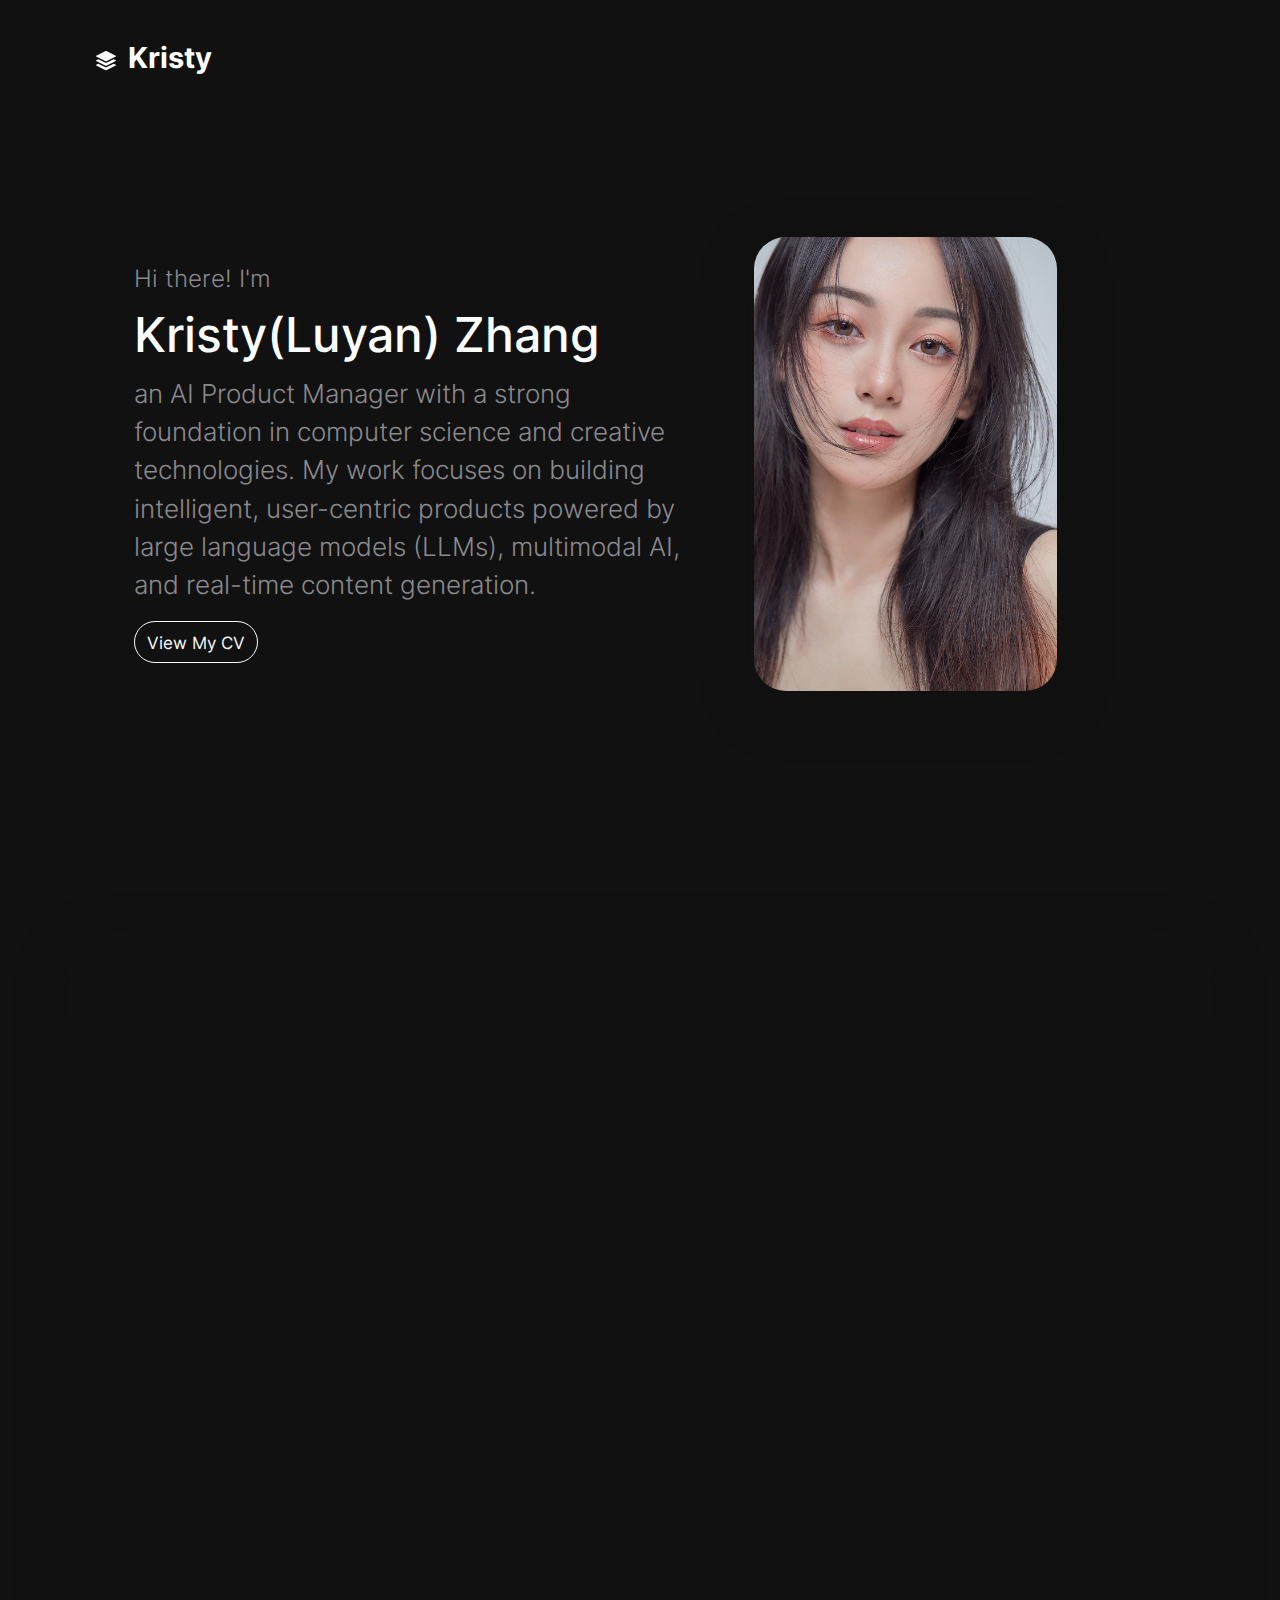
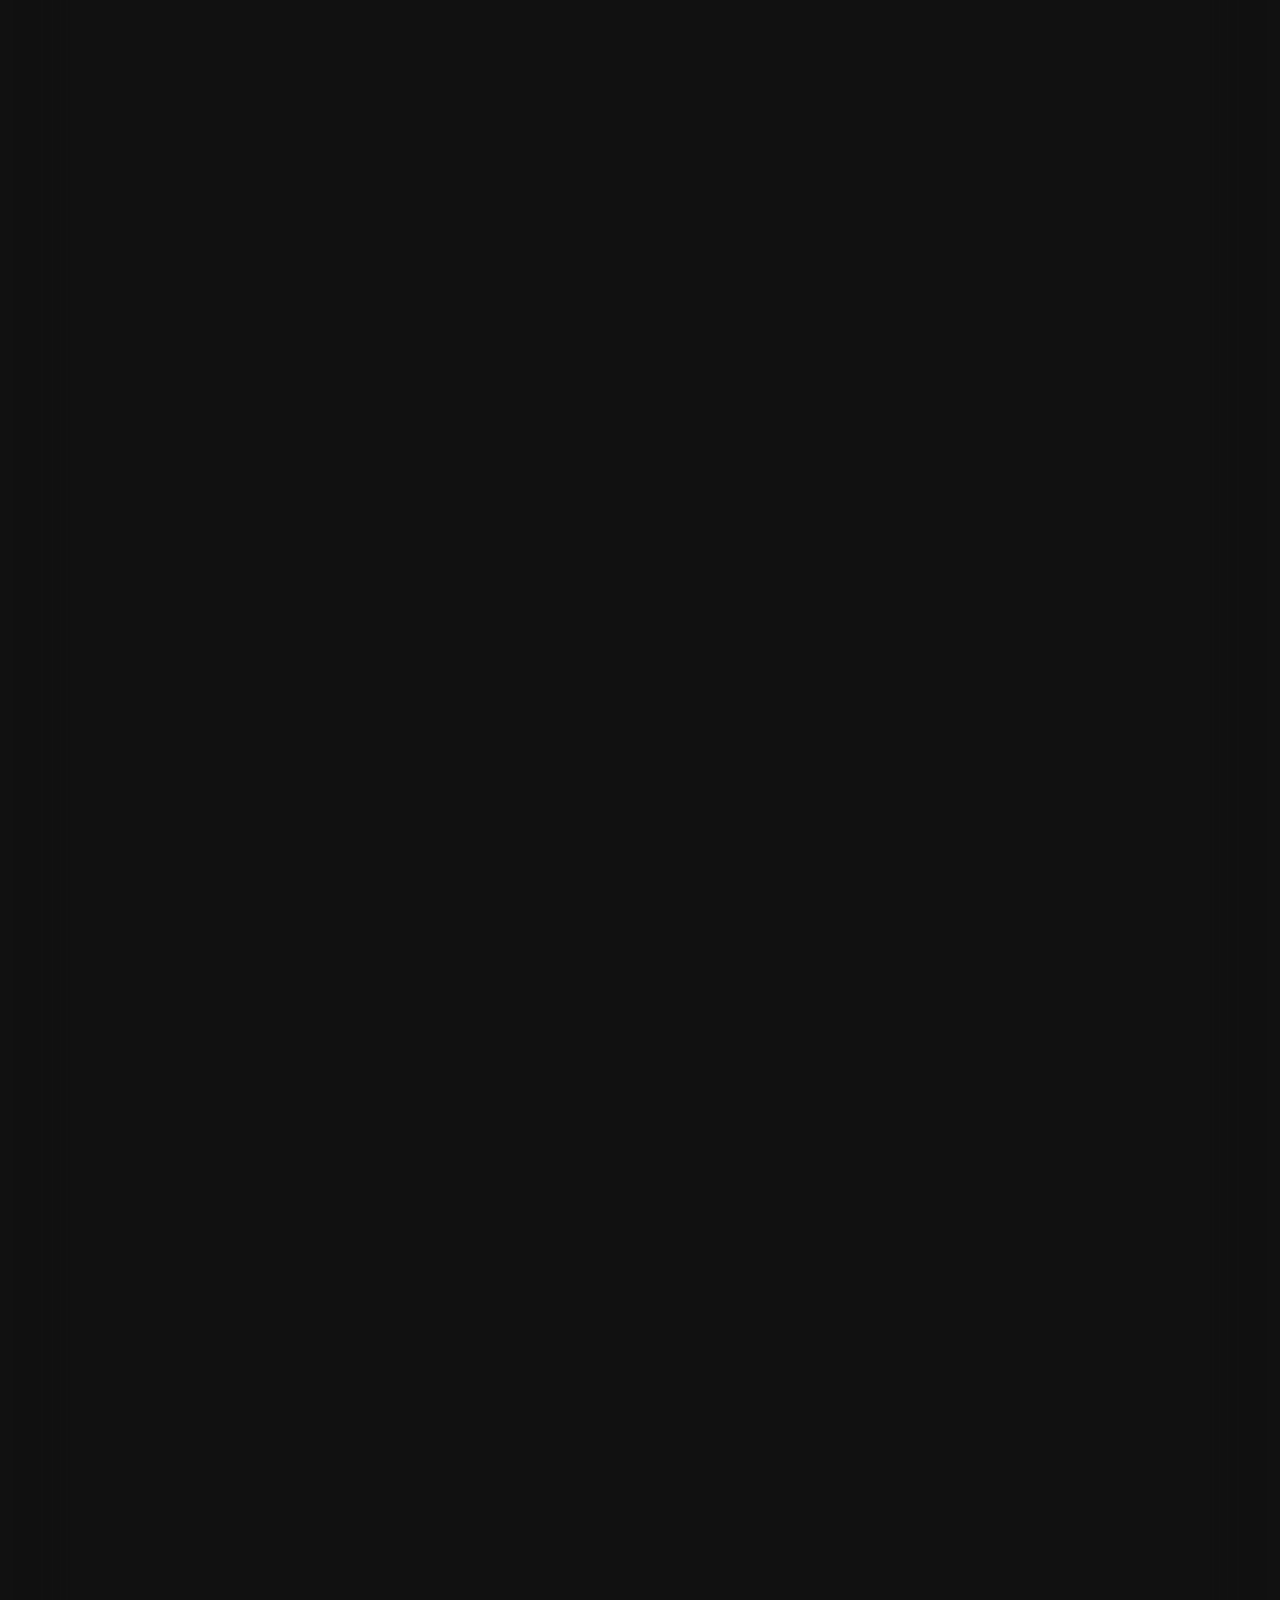
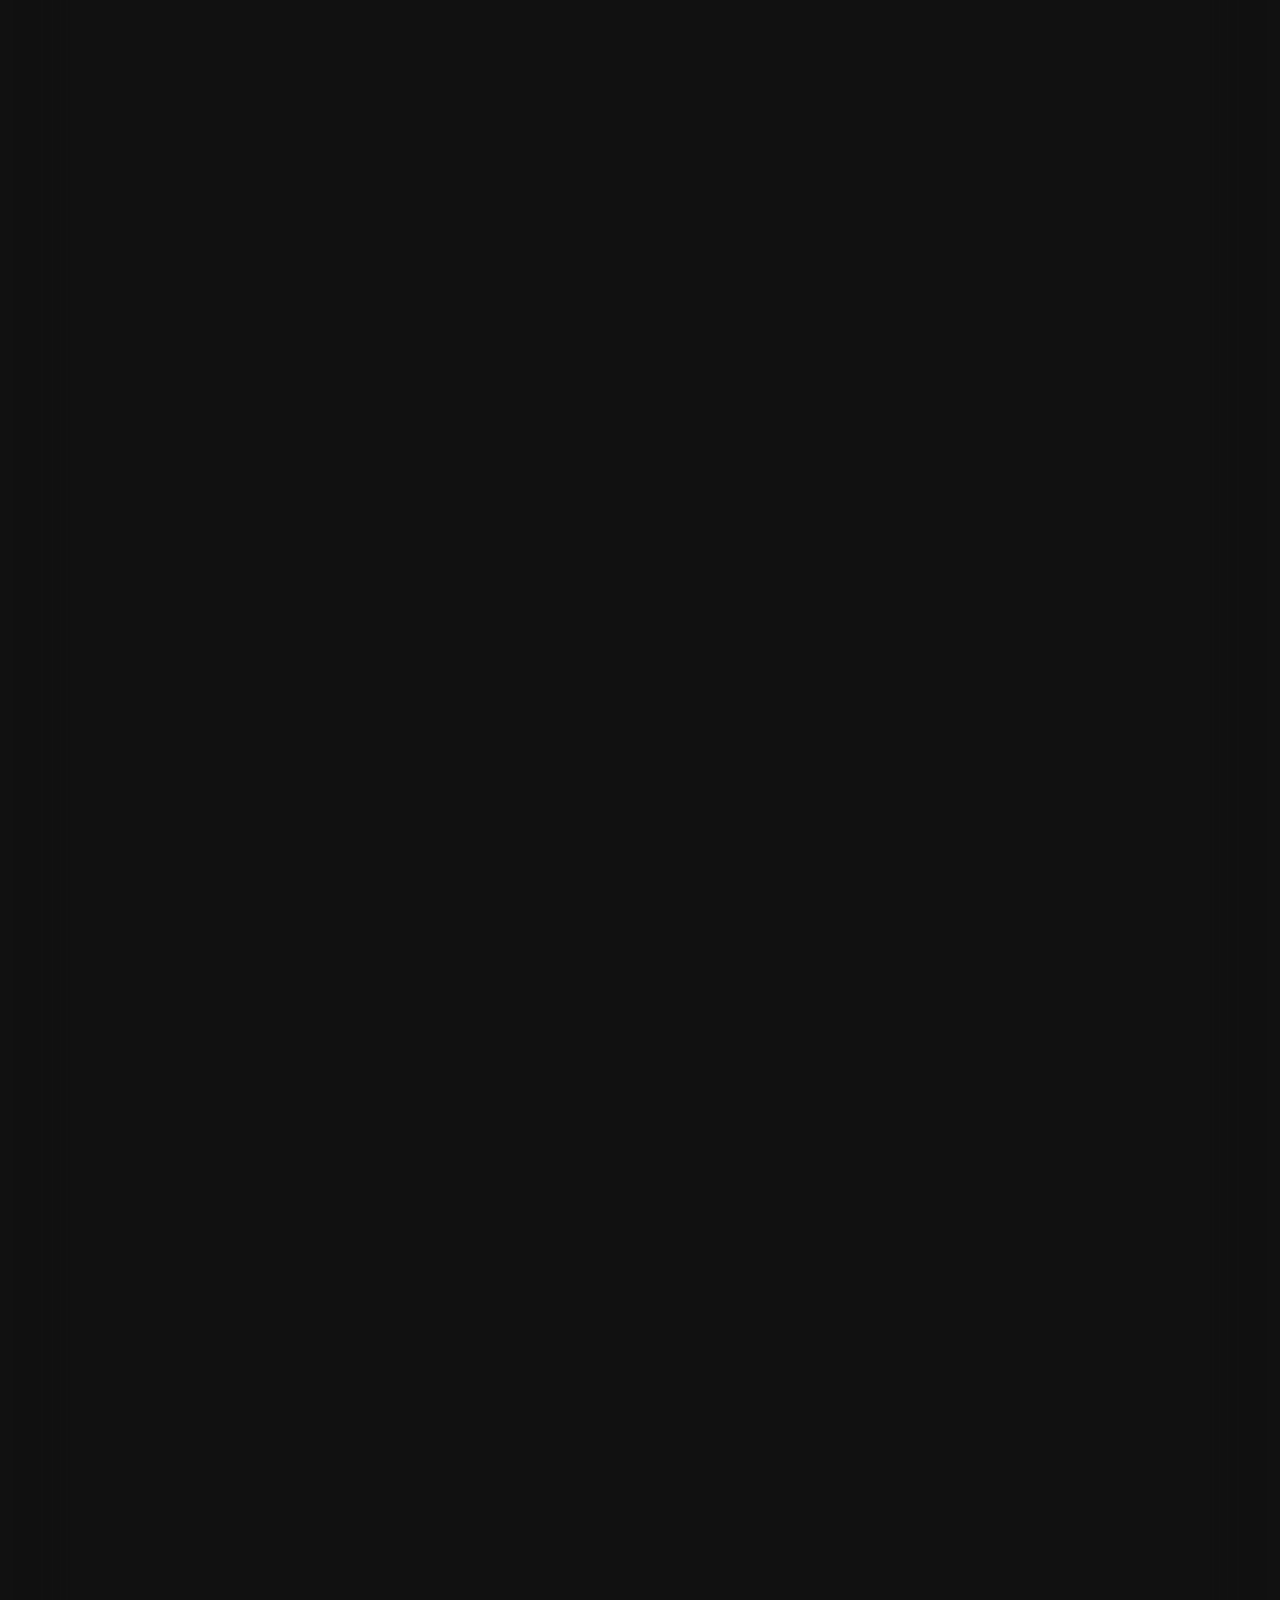
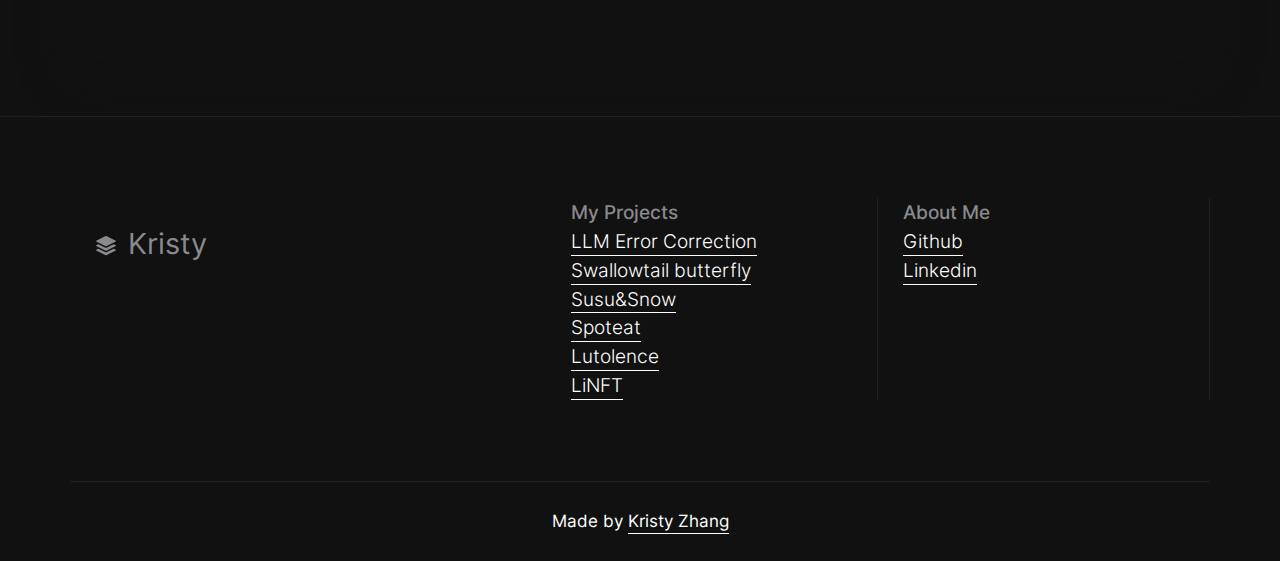
<file: index.html>
<!doctype html>
<html class="h-100" lang="en">

<head>
  <meta charset="utf-8">
  <meta name="viewport" content="width=device-width,initial-scale=1,shrink-to-fit=no">
  <meta name="description" content="Personal Website of Kristy Zhang">
  <link rel="apple-touch-icon" sizes="180x180" href="img/apple-touch-icon.png">
  <link rel="icon" type="image/png" sizes="32x32" href="img/favicon-32x32.png">
  <link rel="icon" type="image/png" sizes="16x16" href="img/favicon-16x16.png">
  <link rel="icon" type="image/png" sizes="96x96" href="img/favicon.png">
  <meta name="author" content="Holger Koenemann">
  <meta name="generator" content="Eleventy v2.0.0">
  <meta name="HandheldFriendly" content="true">
  <title>Kristy Zhang - Portfolio</title>
  <link rel="stylesheet" href="css/theme.min.css">

  <style>
    /* inter-300 - latin */
    @font-face {
      font-family: 'Inter';
      font-style: normal;
      font-weight: 300;
      font-display: swap;
      src: local(''),
        url('fonts/inter-v12-latin-300.woff2') format('woff2'),
        /* Chrome 26+, Opera 23+, Firefox 39+ */
        url('fonts/inter-v12-latin-300.woff') format('woff');
      /* Chrome 6+, Firefox 3.6+, IE 9+, Safari 5.1+ */
    }

    /* inter-400 - latin */
    @font-face {
      font-family: 'Inter';
      font-style: normal;
      font-weight: 400;
      font-display: swap;
      src: local(''),
        url('fonts/inter-v12-latin-regular.woff2') format('woff2'),
        /* Chrome 26+, Opera 23+, Firefox 39+ */
        url('fonts/inter-v12-latin-regular.woff') format('woff');
      /* Chrome 6+, Firefox 3.6+, IE 9+, Safari 5.1+ */
    }

    @font-face {
      font-family: 'Inter';
      font-style: normal;
      font-weight: 500;
      font-display: swap;
      src: local(''),
        url('fonts/inter-v12-latin-500.woff2') format('woff2'),
        /* Chrome 26+, Opera 23+, Firefox 39+ */
        url('fonts/inter-v12-latin-500.woff') format('woff');
      /* Chrome 6+, Firefox 3.6+, IE 9+, Safari 5.1+ */
    }

    @font-face {
      font-family: 'Inter';
      font-style: normal;
      font-weight: 700;
      font-display: swap;
      src: local(''),
        url('fonts/inter-v12-latin-700.woff2') format('woff2'),
        /* Chrome 26+, Opera 23+, Firefox 39+ */
        url('fonts/inter-v12-latin-700.woff') format('woff');
      /* Chrome 6+, Firefox 3.6+, IE 9+, Safari 5.1+ */
    }
  </style>


</head>

<body class="bg-black text-white mt-0" data-bs-spy="scroll" data-bs-target="#navScroll">

  <nav id="navScroll" class="navbar navbar-dark bg-black fixed-top px-vw-5" tabindex="0">
    <div class="container">
      <a class="navbar-brand pe-md-4 fs-4 col-12 col-md-auto text-center" href="index.html">
        <svg xmlns="http://www.w3.org/2000/svg" width="20" height="20" fill="currentColor" class="bi bi-stack" viewBox="0 0 16 16">
          <path
            d="m14.12 10.163 1.715.858c.22.11.22.424 0 .534L8.267 15.34a.598.598 0 0 1-.534 0L.165 11.555a.299.299 0 0 1 0-.534l1.716-.858 5.317 2.659c.505.252 1.1.252 1.604 0l5.317-2.66zM7.733.063a.598.598 0 0 1 .534 0l7.568 3.784a.3.3 0 0 1 0 .535L8.267 8.165a.598.598 0 0 1-.534 0L.165 4.382a.299.299 0 0 1 0-.535L7.733.063z" />
          <path d="m14.12 6.576 1.715.858c.22.11.22.424 0 .534l-7.568 3.784a.598.598 0 0 1-.534 0L.165 7.968a.299.299 0 0 1 0-.534l1.716-.858 5.317 2.659c.505.252 1.1.252 1.604 0l5.317-2.659z" />
        </svg>
        <span class="ms-md-1 mt-1 fw-bolder me-md-5">Kristy</span>
      </a>

      <!--    <ul class="navbar-nav mx-auto mb-2 mb-lg-0 list-group list-group-horizontal">
      <li class="nav-item">
  <a class="nav-link fs-5" href="index.html" aria-label="Homepage">
    Home
  </a>
</li>
<li class="nav-item">
  <a class="nav-link fs-5" href="content.html" aria-label="A sample content page">
    Content
  </a>
</li>
<li class="nav-item">
  <a class="nav-link fs-5" href="system.html" aria-label="A system message page">
    System
  </a>
</li>

    </ul>
  -->

    </div>
  </nav>

  <main>
    <div class="w-100 overflow-hidden position-relative bg-black text-white" data-aos="fade">
      <div class="position-absolute w-100 h-100 bg-black opacity-75 top-0 start-0"></div>
      <div class="container py-vh-4 position-relative mt-5 px-vw-5  ">
        <div class="row d-flex align-items-center  py-vh-5">
          <div class="  col-lg-7">
            <span class="h5 text-secondary fw-lighter">Hi there! I'm</span>
            <h1 class="display-2 mt-3 mb-3 lh-1">Kristy(Luyan) Zhang</h1>

            <div class="col-12  col-lg-12">
              <p class="lead text-secondary">
                an AI Product Manager with a strong foundation in computer science and creative technologies. My work focuses on building intelligent, user-centric products powered by large language models (LLMs), multimodal AI, and real-time content generation.
              </p>
              <a href="Kristy(Luyan) Zhang AI Product Manager Resume.pdf" aria-label="Download my cv" class="btn btn-outline-light">
                <small>View My CV</small>
              </a>
            </div>
          </div>


          <div class="  col-lg-4  ">
            <img src="img/pt2.png" width="1116" height="1578" alt="abstract image" class="img-fluid position-relative rounded-5 shadow" data-aos="fade-up" data-aos-duration="2000">
          </div>


        </div>
      </div>

    </div>

    <div class="w-100 position-relative bg-black text-white bg-cover d-flex align-items-center">
      <div class="container-fluid px-vw-5">
        <div class="position-absolute w-100 h-50 bg-dark bottom-0 start-0"></div>
        <div class="row d-flex align-items-center position-relative justify-content-center px-0 g-5">

          <!--   <div class="col-12   col-lg-5">
            <img src="img/pt2.png" width="1116" height="1578" alt="abstract image" class="img-fluid position-relative rounded-5 shadow" data-aos="fade-up" data-aos-duration="2000">
          </div> -->
          <!--  <div class="col-12 col-md-6 col-lg-3">
            <img src="img/webp/abstract9.webp" width="1116" height="848" alt="abstract image" class="img-fluid position-relative rounded-5 shadow" data-aos="fade-up" data-aos-duration="3000">
          </div> -->
        </div>
      </div>
    </div>


    <div class="bg-black py-vh-3">
      <div class="container bg-black px-vw-5 py-vh-3 rounded-5 shadow">
        <div class="p-5 pt-0 mt-5" data-aos="fade">
          <span class="h5 text-secondary fw-lighter">Portfolio</span>
          <h2 class="display-4"> The Selected Projects Of My Previous Work</h2>
        </div>

        <div class="row gx-5">
          <div class="col-12 col-md-6">

            <div class="card bg-transparent" data-aos="zoom-in-up">
              <div class="bg-dark shadow rounded-5 p-0">
                <img src="img/abstract6.jpg" width="582" height="327" alt="abstract image" class="img-fluid rounded-5 no-bottom-radius" loading="lazy">
                <div class="p-5">
                  <h2 class="fw-lighter">LLM Error Correction</h2>
                  <p class="pb-4 text-secondary">
                    A project focused on improving the accuracy and reliability of large language models through advanced error detection and correction techniques. This system helps reduce hallucinations and factual errors in AI-generated content for more trustworthy applications.</p>
    
                  <a href="llm_error_correction.html" class="link-fancy link-fancy-light">Read more</a>
                </div>
              </div>
            </div>
            
            <div class="card bg-transparent mb-5" data-aos="zoom-in-up">
              <div class="bg-dark shadow rounded-5 p-0">
                <img src="img/abstract3.jpg" width="582" height="327" alt="abstract image" class="img-fluid rounded-5 no-bottom-radius" loading="lazy">
                <div class="p-5">
                  <h2 class="fw-lighter">Swallowtail Butterfly</h2>
                  <p class="pb-4 text-secondary">
                    How would you feel if you were a butterfly seeking to live in a desperate world of chaos? Inspired by the Japanese film 'Swallowtail Butterfly' and the game Cyberpunk 2077, I created a VR game that requires users to survive
                    through three artificial crises. It allows people to think about what they truly need in a dissipated world.
                  </p>
                  </br>
                  <a href="sw.html" class="link-fancy link-fancy-light">Read More</a>
                </div>
              </div>
            </div>

            <div class="card bg-transparent mb-5" data-aos="zoom-in-up">
              <div class="bg-dark shadow rounded-5 p-0">
                <img src="img/abstract2.jpg" width="582" height="442" alt="abstract image" class="img-fluid rounded-5 no-bottom-radius" loading="lazy">
                <div class="p-5">
                  <h2 class="fw-lighter">Spoteat</h2>
                  <p class="pb-4 text-secondary">
                    With special restrictions, people have to respect safe distances and avoid gatherings. It becomes difficult when people have to buy and eat food. This app is designed to help people order food safely and find a place to sit and
                    have food while on social distancing.</p>
                  <a href="foodie.html" class="link-fancy link-fancy-light">Read more</a>
                </div>
              </div>
            </div>

            <div class="card bg-transparent" data-aos="zoom-in-up">
              <div class="bg-dark shadow rounded-5 p-0">
                <img src="img/ava_ab.png" width="582" height="442" alt="abstract image" class="img-fluid rounded-5 no-bottom-radius" loading="lazy">
                <div class="p-5">
                  <h2 class="fw-lighter">LiNFT</h2>
                  <p class="pb-4 text-secondary">
                    LiNFT is a diverse and inclusive Web3.0 social networking platform. It embraces commonality while preserves differences among diverse social groups. It’s accessible by artists and creators in the world. It allows communication and
                    trading among artists and players. </p>
                  <a href="ava.html" class="link-fancy link-fancy-light">Read more</a>
                </div>
              </div>
            </div>
          </div>
          <div class="col-12 col-md-6">

            <div class="card bg-transparent mb-5 mt-5" data-aos="zoom-in-up">
              <div class="bg-dark shadow rounded-5 p-0">
                <img src="img/abstract17.jpg" width="582" height="390" alt="abstract image" class="img-fluid rounded-5 no-bottom-radius" loading="lazy">
                <div class="p-5">
                  <h2 class="fw-lighter">Susu & Snow</h2>
                  <p class="pb-4 text-secondary">
                    It's an AR-based app with an interactive picture book to enhance the child's awareness of privacy. It allows users to learn privacy skills while reading a storytelling picture book and exploring more details with AR animations.
                  </p>
                  <a href="su.html" class="link-fancy link-fancy-light">Read more</a>
                </div>
              </div>
            </div>

            <div class="card bg-transparent" data-aos="zoom-in-up">
              <div class="bg-dark shadow rounded-5 p-0">
                <img src="img/abstract4.jpg" width="582" height="327" alt="abstract image" class="img-fluid rounded-5 no-bottom-radius" loading="lazy">
                <div class="p-5">
                  <h2 class="fw-lighter">Lutolence</h2>
                  <p class="pb-4 text-secondary">
                    Lutolence is a sound visualization project that allows users to listen to a demo depicting domestic violence and play with the sound by moving the cursor. It encourages the perpetrators and the survivors of domestic violence to
                    think about how violence can change the color of a face.</p>

                  <a href="lut.html" class="link-fancy link-fancy-light">Read more</a>
                </div>
              </div>
            </div>


          </div>
        </div>

      </div>

    </div>

    <!--
    <div class="bg-black">
      <div class="container px-vw-5 py-vh-5">
        <div class="row d-flex align-items-center">
          <div class="col-12 col-lg-5 text-center text-lg-end" data-aos="zoom-in-right">
            <span class="h5 text-secondary fw-lighter">What we charge</span>
            <h2 class="display-4">You get all our knowledge for one simple price</h2>
          </div>
          <div class="col-12 col-lg-7 bg-dark rounded-5 py-vh-3 text-center my-5" data-aos="zoom-in-up">
            <h2 class="display-huge mb-5">
              <span class="fs-4 me-2 fw-light">$</span><span class="border-bottom border-5">499</span><span class="fs-6 fw-light">/day</span>
            </h2>
            <p class="lead text-secondary">Lorem ipsum dolor sit amet, consectetur adipisicing elit, sed do eiusmod tempor incididunt ut labore et dolore magna aliqua. Ut enim ad minim veniam, quis nostrud exercitation ullamco laboris nisi ut aliquip
              ex ea commodo consequat.</p>
            <a href="#" class="btn btn-xl btn-light">Sign up
              <svg xmlns="http://www.w3.org/2000/svg" width="16" height="16" fill="currentColor" class="bi bi-arrow-right" viewBox="0 0 16 16">
                <path fill-rule="evenodd" d="M1 8a.5.5 0 0 1 .5-.5h11.793l-3.147-3.146a.5.5 0 0 1 .708-.708l4 4a.5.5 0 0 1 0 .708l-4 4a.5.5 0 0 1-.708-.708L13.293 8.5H1.5A.5.5 0 0 1 1 8z" />
              </svg>
            </a>
          </div>
        </div>
      </div>

    </div> -->

    <!-- <div class="container-fluid px-vw-5 position-relative" data-aos="fade">
      <div class="position-absolute w-100 h-50 bg-black top-0 start-0"></div>
      <div class="position-relative py-vh-5 bg-cover bg-center rounded-5" style="background-image: url(img/webp/abstract12.webp)">
        <div class="container bg-black px-vw-5 py-vh-3 rounded-5 shadow">
          <div class="row d-flex align-items-center">

            <div class="col-6 d-flex align-items-center bg-dark shadow rounded-5 p-0" data-aos="zoom-in-up">
              <div class="row d-flex justify-content-center">
                <div class="col-12">
                  <img src="img/webp/person103.webp" width="684" height="457" alt="our CEO with some nice numbers" class="img-fluid rounded-5" loading="lazy">
                </div>
                <div class="col-12 col-lg-10 col-xl-8 text-center my-5">
                  <p class="lead border-bottom pb-4 border-secondary">"Lorem ipsum dolor sit amet, consetetur sadipscing elitr, sed diam nonumy eirmod tempor invidunt ut labore et dolore magna aliquyam erat, sed diam voluptua. At vero eos et accusam
                    et justo duo dolou et ea rebum. Stet clita kasd gubergren, no sea takimata sanctus est Lorem ipsum dolor sit amet."</p>
                  <p class="text-secondary text-center">Jane Doe, CEO</p>
                </div>
              </div>
            </div>
            <div class="col-5 offset-1">
              <span class="h5 text-secondary fw-lighter">The numbers</span>
              <h2 class="display-huge fw-bolder" data-aos="zoom-in-left">+400</h2>
              <p class="h4 fw-lighter text-secondary">
                Lorem ipsum dolor sit amet, consetetur sadipscing elitr.
              </p>

              <h2 class="display-huge fw-bolder border-top border-secondary pt-5 mt-5" data-aos="zoom-in-left">78.981</h2>
              <p class="h4 fw-lighter text-secondary">
                Lorem ipsum dolor sit amet, consetetur sadipscing elitr.
              </p>
              <h2 class="display-huge fw-bolder border-top border-secondary pt-5 mt-5" data-aos="zoom-in-left">98%</h2>
              <p class="h4 fw-lighter text-secondary">
                Lorem ipsum dolor sit amet, consetetur sadipscing elitr.
              </p>
            </div>
          </div>
        </div>

      </div>
    </div> -->

    <!--  <div class="bg-dark py-vh-5">
      <div class="container px-vw-5">
        <div class="row d-flex gx-5 align-items-center">
          <div class="col-12 col-lg-6">
            <div class="rounded-5 bg-black p-5 shadow" data-aos="zoom-in-right">
              <div class="fs-1">
                <svg xmlns="http://www.w3.org/2000/svg" width="16" height="16" fill="currentColor" class="bi bi-star-fill" viewBox="0 0 16 16">
                  <path
                    d="M3.612 15.443c-.386.198-.824-.149-.746-.592l.83-4.73L.173 6.765c-.329-.314-.158-.888.283-.95l4.898-.696L7.538.792c.197-.39.73-.39.927 0l2.184 4.327 4.898.696c.441.062.612.636.282.95l-3.522 3.356.83 4.73c.078.443-.36.79-.746.592L8 13.187l-4.389 2.256z" />
                </svg>


                <svg xmlns="http://www.w3.org/2000/svg" width="16" height="16" fill="currentColor" class="bi bi-star-fill" viewBox="0 0 16 16">
                  <path
                    d="M3.612 15.443c-.386.198-.824-.149-.746-.592l.83-4.73L.173 6.765c-.329-.314-.158-.888.283-.95l4.898-.696L7.538.792c.197-.39.73-.39.927 0l2.184 4.327 4.898.696c.441.062.612.636.282.95l-3.522 3.356.83 4.73c.078.443-.36.79-.746.592L8 13.187l-4.389 2.256z" />
                </svg>


                <svg xmlns="http://www.w3.org/2000/svg" width="16" height="16" fill="currentColor" class="bi bi-star-fill" viewBox="0 0 16 16">
                  <path
                    d="M3.612 15.443c-.386.198-.824-.149-.746-.592l.83-4.73L.173 6.765c-.329-.314-.158-.888.283-.95l4.898-.696L7.538.792c.197-.39.73-.39.927 0l2.184 4.327 4.898.696c.441.062.612.636.282.95l-3.522 3.356.83 4.73c.078.443-.36.79-.746.592L8 13.187l-4.389 2.256z" />
                </svg>


                <svg xmlns="http://www.w3.org/2000/svg" width="16" height="16" fill="currentColor" class="bi bi-star-fill" viewBox="0 0 16 16">
                  <path
                    d="M3.612 15.443c-.386.198-.824-.149-.746-.592l.83-4.73L.173 6.765c-.329-.314-.158-.888.283-.95l4.898-.696L7.538.792c.197-.39.73-.39.927 0l2.184 4.327 4.898.696c.441.062.612.636.282.95l-3.522 3.356.83 4.73c.078.443-.36.79-.746.592L8 13.187l-4.389 2.256z" />
                </svg>


                <svg xmlns="http://www.w3.org/2000/svg" width="16" height="16" fill="currentColor" class="bi bi-star-fill" viewBox="0 0 16 16">
                  <path
                    d="M3.612 15.443c-.386.198-.824-.149-.746-.592l.83-4.73L.173 6.765c-.329-.314-.158-.888.283-.95l4.898-.696L7.538.792c.197-.39.73-.39.927 0l2.184 4.327 4.898.696c.441.062.612.636.282.95l-3.522 3.356.83 4.73c.078.443-.36.79-.746.592L8 13.187l-4.389 2.256z" />
                </svg>


              </div>
              <p class="text-secondary lead">"Lorem ipsum dolor sit amet, consectetur tempor incididunt ut labore et dolore magna aliqua ullamco laboris nisi ut aliquip ex ea commodo consequat."</p>
              <div class="d-flex justify-content-start align-items-center border-top border-secondary pt-3">
                <img src="img/webp/person14.webp" width="96" height="96" class="rounded-circle me-3" alt="a nice person" data-aos="fade" loading="lazy">
                <div>
                  <span class="h6 fw-5">Jane Doemunsky</span><br>
                  <small class="text-secondary">COO, The Boo Corp.</small>
                </div>
              </div>
            </div>
            <div class="rounded-5 bg-black p-5 shadow mt-5" data-aos="zoom-in-right">
              <div class="fs-1">
                <svg xmlns="http://www.w3.org/2000/svg" width="16" height="16" fill="currentColor" class="bi bi-star-fill" viewBox="0 0 16 16">
                  <path
                    d="M3.612 15.443c-.386.198-.824-.149-.746-.592l.83-4.73L.173 6.765c-.329-.314-.158-.888.283-.95l4.898-.696L7.538.792c.197-.39.73-.39.927 0l2.184 4.327 4.898.696c.441.062.612.636.282.95l-3.522 3.356.83 4.73c.078.443-.36.79-.746.592L8 13.187l-4.389 2.256z" />
                </svg>


                <svg xmlns="http://www.w3.org/2000/svg" width="16" height="16" fill="currentColor" class="bi bi-star-fill" viewBox="0 0 16 16">
                  <path
                    d="M3.612 15.443c-.386.198-.824-.149-.746-.592l.83-4.73L.173 6.765c-.329-.314-.158-.888.283-.95l4.898-.696L7.538.792c.197-.39.73-.39.927 0l2.184 4.327 4.898.696c.441.062.612.636.282.95l-3.522 3.356.83 4.73c.078.443-.36.79-.746.592L8 13.187l-4.389 2.256z" />
                </svg>


                <svg xmlns="http://www.w3.org/2000/svg" width="16" height="16" fill="currentColor" class="bi bi-star-fill" viewBox="0 0 16 16">
                  <path
                    d="M3.612 15.443c-.386.198-.824-.149-.746-.592l.83-4.73L.173 6.765c-.329-.314-.158-.888.283-.95l4.898-.696L7.538.792c.197-.39.73-.39.927 0l2.184 4.327 4.898.696c.441.062.612.636.282.95l-3.522 3.356.83 4.73c.078.443-.36.79-.746.592L8 13.187l-4.389 2.256z" />
                </svg>


                <svg xmlns="http://www.w3.org/2000/svg" width="16" height="16" fill="currentColor" class="bi bi-star-fill" viewBox="0 0 16 16">
                  <path
                    d="M3.612 15.443c-.386.198-.824-.149-.746-.592l.83-4.73L.173 6.765c-.329-.314-.158-.888.283-.95l4.898-.696L7.538.792c.197-.39.73-.39.927 0l2.184 4.327 4.898.696c.441.062.612.636.282.95l-3.522 3.356.83 4.73c.078.443-.36.79-.746.592L8 13.187l-4.389 2.256z" />
                </svg>


                <svg xmlns="http://www.w3.org/2000/svg" width="16" height="16" fill="currentColor" class="bi bi-star-half" viewBox="0 0 16 16">
                  <path
                    d="M5.354 5.119 7.538.792A.516.516 0 0 1 8 .5c.183 0 .366.097.465.292l2.184 4.327 4.898.696A.537.537 0 0 1 16 6.32a.548.548 0 0 1-.17.445l-3.523 3.356.83 4.73c.078.443-.36.79-.746.592L8 13.187l-4.389 2.256a.52.52 0 0 1-.146.05c-.342.06-.668-.254-.6-.642l.83-4.73L.173 6.765a.55.55 0 0 1-.172-.403.58.58 0 0 1 .085-.302.513.513 0 0 1 .37-.245l4.898-.696zM8 12.027a.5.5 0 0 1 .232.056l3.686 1.894-.694-3.957a.565.565 0 0 1 .162-.505l2.907-2.77-4.052-.576a.525.525 0 0 1-.393-.288L8.001 2.223 8 2.226v9.8z" />
                </svg>

              </div>
              <p class="text-secondary lead">"Lorem ipsum dolor sit amet, consectetur tempor incididunt ut labore et dolore magna aliqua. Ut enim ad minim veniam. quis nostrud exercitation ullamco laboris nisi ut aliquip ex ea commodo consequat."</p>
              <div class="d-flex justify-content-start align-items-center border-top border-secondary pt-3">
                <img src="img/webp/person13.webp" width="96" height="96" class="rounded-circle me-3" alt="a nice person" data-aos="fade" loading="lazy">
                <div>
                  <span class="h6 fw-5">Jane Doemunsky</span><br>
                  <small class="text-secondary">COO, The Boo Corp.</small>
                </div>
              </div>
            </div>

          </div>
          <div class="col-12 col-lg-6">
            <div class="p-5 pt-0" data-aos="fade">
              <span class="h5 text-secondary fw-lighter">What others have to say</span>
              <h2 class="display-4">Invidunt ut labore et dolore magna aliquyam erat.</h2>
            </div>
            <div class="rounded-5 bg-black p-5 shadow mt-5 gradient" data-aos="zoom-in-left">
              <div class="fs-1">
                <svg xmlns="http://www.w3.org/2000/svg" width="16" height="16" fill="currentColor" class="bi bi-star-fill" viewBox="0 0 16 16">
                  <path
                    d="M3.612 15.443c-.386.198-.824-.149-.746-.592l.83-4.73L.173 6.765c-.329-.314-.158-.888.283-.95l4.898-.696L7.538.792c.197-.39.73-.39.927 0l2.184 4.327 4.898.696c.441.062.612.636.282.95l-3.522 3.356.83 4.73c.078.443-.36.79-.746.592L8 13.187l-4.389 2.256z" />
                </svg>


                <svg xmlns="http://www.w3.org/2000/svg" width="16" height="16" fill="currentColor" class="bi bi-star-fill" viewBox="0 0 16 16">
                  <path
                    d="M3.612 15.443c-.386.198-.824-.149-.746-.592l.83-4.73L.173 6.765c-.329-.314-.158-.888.283-.95l4.898-.696L7.538.792c.197-.39.73-.39.927 0l2.184 4.327 4.898.696c.441.062.612.636.282.95l-3.522 3.356.83 4.73c.078.443-.36.79-.746.592L8 13.187l-4.389 2.256z" />
                </svg>


                <svg xmlns="http://www.w3.org/2000/svg" width="16" height="16" fill="currentColor" class="bi bi-star-fill" viewBox="0 0 16 16">
                  <path
                    d="M3.612 15.443c-.386.198-.824-.149-.746-.592l.83-4.73L.173 6.765c-.329-.314-.158-.888.283-.95l4.898-.696L7.538.792c.197-.39.73-.39.927 0l2.184 4.327 4.898.696c.441.062.612.636.282.95l-3.522 3.356.83 4.73c.078.443-.36.79-.746.592L8 13.187l-4.389 2.256z" />
                </svg>


                <svg xmlns="http://www.w3.org/2000/svg" width="16" height="16" fill="currentColor" class="bi bi-star-fill" viewBox="0 0 16 16">
                  <path
                    d="M3.612 15.443c-.386.198-.824-.149-.746-.592l.83-4.73L.173 6.765c-.329-.314-.158-.888.283-.95l4.898-.696L7.538.792c.197-.39.73-.39.927 0l2.184 4.327 4.898.696c.441.062.612.636.282.95l-3.522 3.356.83 4.73c.078.443-.36.79-.746.592L8 13.187l-4.389 2.256z" />
                </svg>


                <svg xmlns="http://www.w3.org/2000/svg" width="16" height="16" fill="currentColor" class="bi bi-star-fill" viewBox="0 0 16 16">
                  <path
                    d="M3.612 15.443c-.386.198-.824-.149-.746-.592l.83-4.73L.173 6.765c-.329-.314-.158-.888.283-.95l4.898-.696L7.538.792c.197-.39.73-.39.927 0l2.184 4.327 4.898.696c.441.062.612.636.282.95l-3.522 3.356.83 4.73c.078.443-.36.79-.746.592L8 13.187l-4.389 2.256z" />
                </svg>


              </div>
              <p class="lead">"Consectetur adipisicing elit, sed do eiusmod tempor incididunt ut labore et dolore magna aliqua. Ut enim ad minim veniam, quis nostrud exercitation ullamco laboris nisi ut aliquip ex ea commodo consequat."</p>
              <div class="d-flex justify-content-start align-items-center border-top pt-3">
                <img src="img/webp/person16.webp" width="96" height="96" class="rounded-circle me-3" alt="a nice person" data-aos="fade" loading="lazy">
                <div>
                  <span class="h6 fw-5">Jane Doemunsky</span><br>
                  <small>COO, The Boo Corp.</small>
                </div>
              </div>
            </div>
          </div>
        </div>
      </div>

    </div>-->

  </main>

  <footer class="bg-black border-top border-dark">
    <div class="container py-vh-4 text-secondary fw-lighter">
      <div class="row">
        <div class="col-12 col-lg-5 py-4 text-center text-lg-start">
          <a class="navbar-brand pe-md-4 fs-4 col-12 col-md-auto text-center" href="index.html">
            <svg xmlns="http://www.w3.org/2000/svg" width="20" height="20" fill="currentColor" class="bi bi-stack" viewBox="0 0 16 16">
              <path
                d="m14.12 10.163 1.715.858c.22.11.22.424 0 .534L8.267 15.34a.598.598 0 0 1-.534 0L.165 11.555a.299.299 0 0 1 0-.534l1.716-.858 5.317 2.659c.505.252 1.1.252 1.604 0l5.317-2.66zM7.733.063a.598.598 0 0 1 .534 0l7.568 3.784a.3.3 0 0 1 0 .535L8.267 8.165a.598.598 0 0 1-.534 0L.165 4.382a.299.299 0 0 1 0-.535L7.733.063z" />
              <path d="m14.12 6.576 1.715.858c.22.11.22.424 0 .534l-7.568 3.784a.598.598 0 0 1-.534 0L.165 7.968a.299.299 0 0 1 0-.534l1.716-.858 5.317 2.659c.505.252 1.1.252 1.604 0l5.317-2.659z" />
            </svg>
            <span class="ms-md-1 mt-1 fw-bolder me-md-5">Kristy</span>
          </a>

        </div>
        <div class="col border-end border-dark">
          <span class="h6">My Projects</span>
          <ul class="nav flex-column">
            <li class="nav-item">
              <a href="llm_error_correction.html" class="link-fancy link-fancy-light">LLM Error Correction</a>
            </li>
            <li class="nav-item">
              <a href="sw.html" class="link-fancy link-fancy-light">Swallowtail butterfly</a>
            </li>
            <li class="nav-item">
              <a href="su.html" class="link-fancy link-fancy-light">Susu&Snow</a>
            </li>

            <li class="nav-item">
              <a href="foodie.html" class="link-fancy link-fancy-light">Spoteat</a>
            </li>
            <li class="nav-item">
              <a href="lut.html" class="link-fancy link-fancy-light">Lutolence</a>
            </li>
            <li class="nav-item">
              <a href="ava.html" class="link-fancy link-fancy-light">LiNFT</a>
            </li>
          </ul>
        </div>
        <div class="col border-end border-dark">
          <span class="h6">About Me</span>
          <ul class="nav flex-column">


            <li class="nav-item">
              <a href="https://github.com/KristyZhang-Luyan" class="link-fancy link-fancy-light">Github</a>
            </li>
            <li class="nav-item">
              <a href="http://linkedin.com/in/kristy-zhang-485b36301" class="link-fancy link-fancy-light">Linkedin</a>
            </li>

          </ul>
        </div>

      </div>
    </div>

    <div class="container text-center small py-vh-2 border-top border-dark">Made by
      <a href="index.html" class="link-fancy link-fancy-light" target="_blank">Kristy Zhang</a>
    </div>
  </footer>








  <script src="js/bootstrap.bundle.min.js"></script>
  <script src="js/aos.js"></script>
  <script>
    AOS.init({
      duration: 800, // values from 0 to 3000, with step 50ms
    });
  </script>
  <script>
    let scrollpos = window.scrollY
    const header = document.querySelector(".navbar")
    const header_height = header.offsetHeight

    const add_class_on_scroll = () => header.classList.add("scrolled", "shadow-sm")
    const remove_class_on_scroll = () => header.classList.remove("scrolled", "shadow-sm")

    window.addEventListener('scroll', function() {
      scrollpos = window.scrollY;

      if (scrollpos >= header_height) {
        add_class_on_scroll()
      } else {
        remove_class_on_scroll()
      }

      console.log(scrollpos)
    })
  </script>

</body>

</html>
</file>
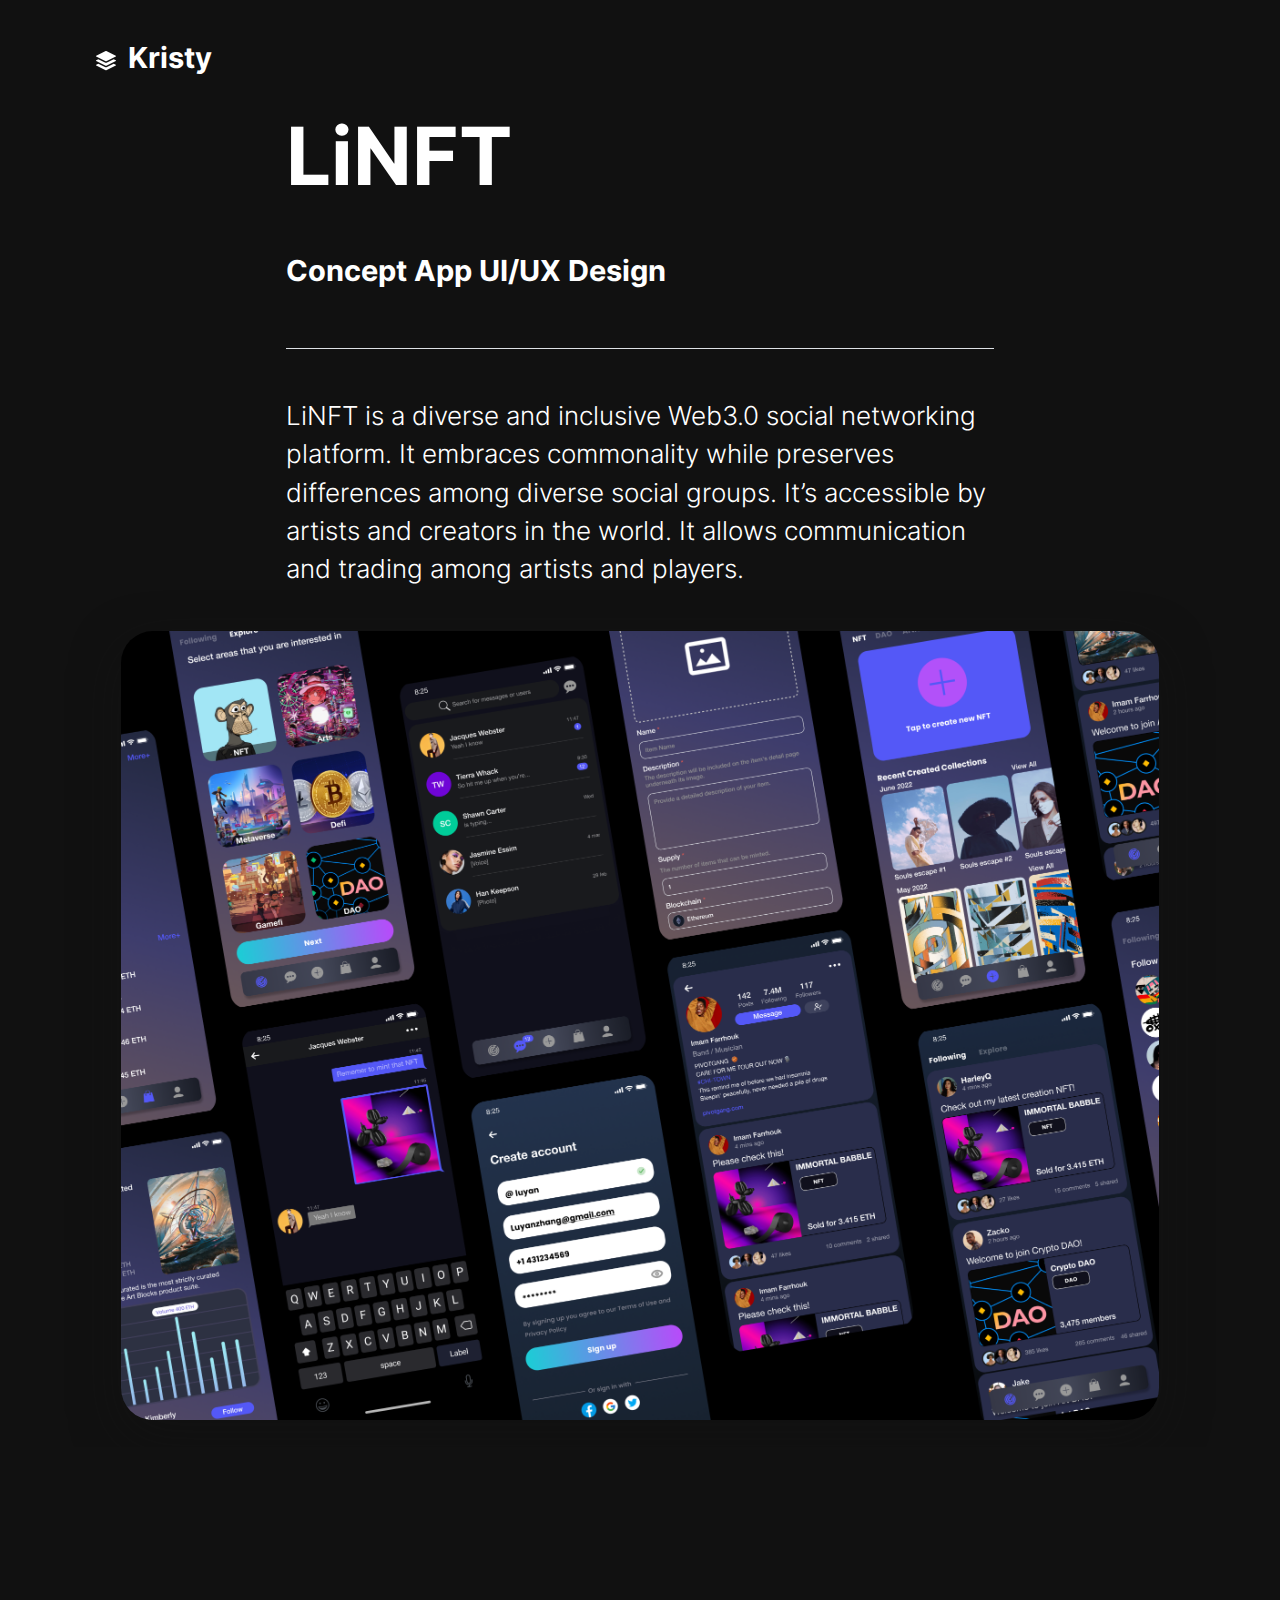
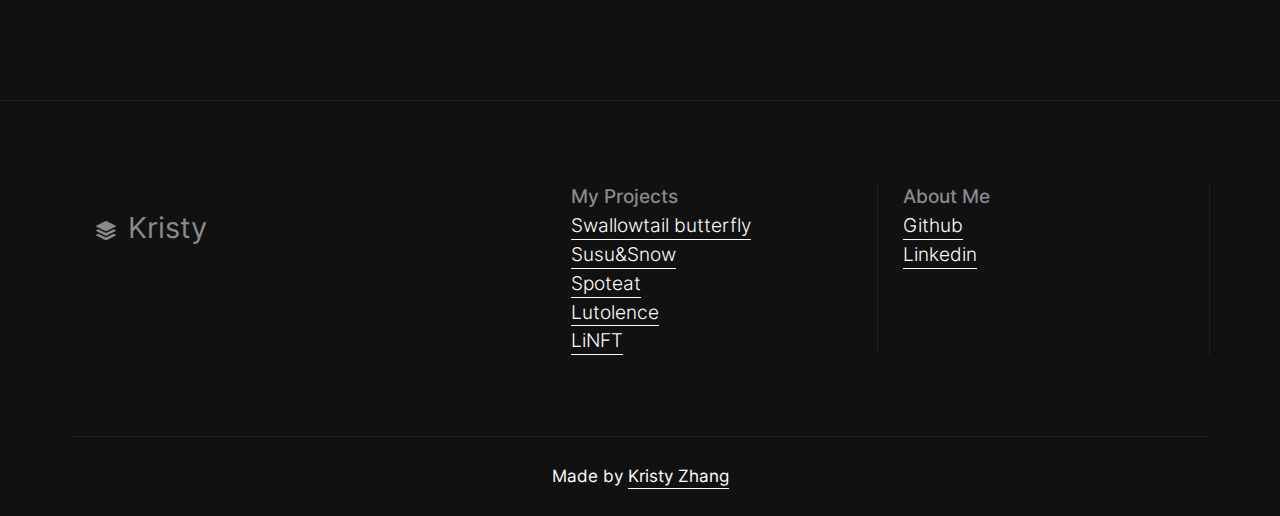
<file: ava.html>
<!doctype html>
<html class="h-100" lang="en">

<head>
  <meta charset="utf-8">
  <meta name="viewport" content="width=device-width,initial-scale=1,shrink-to-fit=no">
  <meta name="description" content="Personal Website of Kristy Zhang">
  <link rel="apple-touch-icon" sizes="180x180" href="img/apple-touch-icon.png">
  <link rel="icon" type="image/png" sizes="32x32" href="img/favicon-32x32.png">
  <link rel="icon" type="image/png" sizes="16x16" href="img/favicon-16x16.png">
  <link rel="icon" type="image/png" sizes="96x96" href="img/favicon.png">
  <meta name="author" content="Holger Koenemann">
  <meta name="generator" content="Eleventy v2.0.0">
  <meta name="HandheldFriendly" content="true">
  <title> LiNFT - Projects</title>
  <link rel="stylesheet" href="css/theme.min.css">

  <style>
    /* inter-300 - latin */
    @font-face {
      font-family: 'Inter';
      font-style: normal;
      font-weight: 300;
      font-display: swap;
      src: local(''),
        url('fonts/inter-v12-latin-300.woff2') format('woff2'),
        /* Chrome 26+, Opera 23+, Firefox 39+ */
        url('fonts/inter-v12-latin-300.woff') format('woff');
      /* Chrome 6+, Firefox 3.6+, IE 9+, Safari 5.1+ */
    }

    /* inter-400 - latin */
    @font-face {
      font-family: 'Inter';
      font-style: normal;
      font-weight: 400;
      font-display: swap;
      src: local(''),
        url('fonts/inter-v12-latin-regular.woff2') format('woff2'),
        /* Chrome 26+, Opera 23+, Firefox 39+ */
        url('fonts/inter-v12-latin-regular.woff') format('woff');
      /* Chrome 6+, Firefox 3.6+, IE 9+, Safari 5.1+ */
    }

    @font-face {
      font-family: 'Inter';
      font-style: normal;
      font-weight: 500;
      font-display: swap;
      src: local(''),
        url('fonts/inter-v12-latin-500.woff2') format('woff2'),
        /* Chrome 26+, Opera 23+, Firefox 39+ */
        url('fonts/inter-v12-latin-500.woff') format('woff');
      /* Chrome 6+, Firefox 3.6+, IE 9+, Safari 5.1+ */
    }

    @font-face {
      font-family: 'Inter';
      font-style: normal;
      font-weight: 700;
      font-display: swap;
      src: local(''),
        url('fonts/inter-v12-latin-700.woff2') format('woff2'),
        /* Chrome 26+, Opera 23+, Firefox 39+ */
        url('fonts/inter-v12-latin-700.woff') format('woff');
      /* Chrome 6+, Firefox 3.6+, IE 9+, Safari 5.1+ */
    }
  </style>


</head>

<body class="bg-black text-white mt-0" data-bs-spy="scroll" data-bs-target="#navScroll">

  <nav id="navScroll" class="navbar navbar-dark bg-black fixed-top px-vw-5" tabindex="0">
    <div class="container">
      <a class="navbar-brand pe-md-4 fs-4 col-12 col-md-auto text-center" href="index.html">
        <svg xmlns="http://www.w3.org/2000/svg" width="20" height="20" fill="currentColor" class="bi bi-stack" viewBox="0 0 16 16">
          <path
            d="m14.12 10.163 1.715.858c.22.11.22.424 0 .534L8.267 15.34a.598.598 0 0 1-.534 0L.165 11.555a.299.299 0 0 1 0-.534l1.716-.858 5.317 2.659c.505.252 1.1.252 1.604 0l5.317-2.66zM7.733.063a.598.598 0 0 1 .534 0l7.568 3.784a.3.3 0 0 1 0 .535L8.267 8.165a.598.598 0 0 1-.534 0L.165 4.382a.299.299 0 0 1 0-.535L7.733.063z" />
          <path d="m14.12 6.576 1.715.858c.22.11.22.424 0 .534l-7.568 3.784a.598.598 0 0 1-.534 0L.165 7.968a.299.299 0 0 1 0-.534l1.716-.858 5.317 2.659c.505.252 1.1.252 1.604 0l5.317-2.659z" />
        </svg>
        <span class="ms-md-1 mt-1 fw-bolder me-md-5">Kristy</span>
      </a>

      <!--  <ul class="navbar-nav mx-auto mb-2 mb-lg-0 list-group list-group-horizontal">
      <li class="nav-item">
  <a class="nav-link fs-5" href="index.html" aria-label="Homepage">
    Home
  </a>
</li>
<li class="nav-item">
  <a class="nav-link fs-5" href="content.html" aria-label="A sample content page">
    Content
  </a>
</li>
<li class="nav-item">
  <a class="nav-link fs-5" href="system.html" aria-label="A system message page">
    System
  </a>
</li>

</ul> -->

    </div>
  </nav>

  <main>
    <div class="container">
      <div class="row d-flex justify-content-center py-vh-5 pb-0">
        <div class="col-12 col-lg-10 col-xl-8">
          <div class="row">
            <div class="col-12">
              <h1 class="display-1 fw-bold">LiNFT<br>
                <span class="fs-4">Concept App UI/UX Design</span><br>
              </h1>
              <p class="lead border-top pt-5 mt-5" data-aos="fade-up">
                LiNFT is a diverse and inclusive Web3.0 social networking platform. It embraces commonality while preserves differences among diverse social groups. It’s accessible by artists and creators in the world. It allows communication and
                trading among artists and players.
              </p>
            </div>
          </div>
        </div>
        <div class="row">
          <div class="col-12 py-vh-2">
            <img src="img/ava.png" width="1446" height="982" alt="abstract image" class="img-fluid position-relative rounded-5 shadow" data-aos="zoom-up">

          </div>


        </div>


        <div class="bg-black position-relative">
          <div class="container px-vw-5 py-vh-5">
            <div class="row d-flex align-items-center">

              <div class="col-12 col-lg-7">
                <img class="img-fluid rounded-5 mb-n5 shadow" src="img/ct1.png" width="512" height="512" alt="a nice person" loading="lazy" data-aos="zoom-in-right">
                <img class="img-fluid rounded-5 ms-5 mb-n5 shadow" src="img/ct2.png" width="512" height="512" alt="another nice person" loading="lazy" data-aos="zoom-in-up">
                <img class="img-fluid rounded-5  mb-n5 shadow" src="img/ct3.png" width="512" height="512" alt="a nice person" loading="lazy" data-aos="zoom-in-right">

              </div>
              <div class="col-12 col-lg-5 bg-black rounded-5 py-5" data-aos="fade">
                <span class="h5 text-secondary fw-lighter">Background</span>
                <p class="display-2">
                  Social is a very interesting topic, it is based on the connection between people, it is both complex and touchable, and it always generates multiple possibilities.

                  Every day, hundreds of thousands of petabytes (1 petabyte = 1024 terabytes) of information are shuttled between people and exchanges, so much so that a group of social products are dedicated to serve us.
                  The emergence of metaverse into our day-to-day lives is imminent, with adoption rate spurred on by the increasing need for online socializing and demand for immersive interaction digitally during the pandemic.

                  There is no place for a metaverse that is built on the existing centralized Web2.0 technology flooded with bots, opaque algorithms and proprietary protocols that create silos, lock-in values, and decide what users should see; as
                  seen in the movie “Ready Player One”, perception of the world can be easily manipulated by a dominant service provider for self-interest and gain.
                </p>
              </div>
            </div>
          </div>
        </div>




        <div class="row d-flex align-items-start" data-aos="fade-right">
          <div class="col-12 ">
            <h2 class="h3 mt-5 border-top pt-5">Research</h2>
            <h5 class="mt-5   pt-5"> Rarible – Best NFT App for Minting</h5>

            <p class="text-secondary">
              Rarible is the best NFT app for keeping tabs on upcoming launches on the NFT calendar. The app can be downloaded on the App Store or Google Play and allows users to browse any Ethereum address and view any collection on the blockchain.
              The app also has a handy feature that shows trending NFTs, and you can even create a customised newsfeed with creators you have followed.
            </p>
            <div class="col-12 py-vh-2">
            </div>

          </div>

        </div>

        <div class="row d-flex align-items-start" data-aos="fade-right">
          <div class="col-12 ">
            <h5 class="mt-5   pt-5"> Social NFT-NFT marketplace for influencers</h5>

            <div class="col-12 py-vh-2">
              <img src="img/quot.png"   alt="abstract image" class="img-fluid position-relative rounded-1 shadow" data-aos="zoom-up">

     

            </div>

          </div>

        </div>

        <div class="col-12 col-lg-10 col-xl-8">



          <div class="row d-flex align-items-start" data-aos="fade-right">
            <div class="col-12  ">
              <h2 class="h3 mt-5 border-top pt-5 mb-5">Persona</h2>
              <p class="text-secondary mb-5">
            </div>
            <img src="img/ava_persona.png" width="1446" height="982" alt="abstract image" class="img-fluid position-relative rounded-1 shadow" data-aos="zoom-up">

          </div>


          <div class="row d-flex align-items-start" data-aos="fade-right">
            <div class="col-12  ">
              <h2 class="h3 mt-5 border-top pt-5 mb-5">Ideation</h2>
              <p class="text-secondary mb-5">
                1.A diverse and inclusive Web3.0 social networking platform

                2.The pathway towards a fair and open metaverse accessible by anyone anywhere anytime

                3.Embraces commonality while preserves differences among diverse social groups

                4.Achieve freedom of data and value by upholding independency of individuals

                5.A truly decentralized governance system – with objective and subjective governance

                6.Accessible by artists and creators in the world
              </p>
            </div>
            <img src="img/ava_id.png" width="1446" height="982" alt="abstract image" class="img-fluid position-relative rounded-1 shadow" data-aos="zoom-up">

          </div>

          <div class="row d-flex align-items-start" data-aos="fade-right">
            <div class="col-12  ">
              <h2 class="h3 mt-5 border-top pt-5 mb-5">Information Structure</h2>

            </div>
            <img src="img/ava_fl.png" width="1446" height="982" alt="abstract image" class="img-fluid position-relative rounded-1 shadow" data-aos="zoom-up">

          </div>
        </div>
      </div>

      <div class="row d-flex align-items-start" data-aos="fade-right">
        <div class="col-12">
          <h2 class="h3 mt-5 border-top pt-5">Wireframes
          </h2>


          <img src="img/ava_wr.png" width="1446" height="982" alt="abstract image" class="img-fluid position-relative rounded-5 shadow" data-aos="zoom-up">
        </div>

      </div>

      <div class="row d-flex align-items-start" data-aos="fade-right">
        <div class="col-12">
          <h2 class="h3 mt-5 border-top pt-5">Hi-Fi Prototype
          </h2>
          <h5 class="   pt-5"> Splash Screen & Onboarding</h5>
          <p class="text-secondary mb-5">
          </p>
          <img src="img/hf1.png" width="1446" height="982" alt="abstract image" class="img-fluid  position-relative rounded-5 shadow" data-aos="zoom-up">

          <h5 class="mt-5   "> Sign up</h5>
          <p class="text-secondary mb-5">
            Easy to switch between sign-up and log-in page. Used grey texts to indicate users.
          </p>
          <img src="img/hf2.png" width="1446" height="982" alt="abstract image" class="img-fluid position-relative rounded-5 shadow" data-aos="zoom-up">

          <h5 class="mt-5    "> Discover</h5>
          <p class="text-secondary mb-5">
            Freely explore comunnities by interests of areas. Follow the latest updates of Web3.0 from KOLs and artists. Enter into the market page through the links they shared. </p>
          <img src="img/hf3.png" width="1446" height="982" alt="abstract image" class="img-fluid  position-relative rounded-5 shadow" data-aos="zoom-up">


        </div>

      </div>

      <div class="row d-flex align-items-start" data-aos="fade-right">
        <div class="col-12 col-lg-6   mb-5">
          <h5 class="mt-5   pt-5"> Message</h5>
          <p class="text-secondary  ">To message with other people in cummunity. Designed the blue bubble for notifications.</p>
          <img src="img/hf4.png" width="1446" height="982" alt="abstract image" class="img-fluid position-relative rounded-5 shadow" data-aos="zoom-up">

        </div>
        <div class="col-12 col-lg-6   mb-5">
          <h5 class="mt-5  pt-5"> Create</h5>
          <p class="text-secondary  ">Create your NFT collections, share and sell them on platform. Or you can create DAOs and write articles.
          </p> <img src="img/hf5.png" width="1446" height="982" alt="abstract image" class="img-fluid position-relative  rounded-5 shadow  " data-aos="zoom-up">
          </p>
        </div>
      </div>

      <div class="row d-flex align-items-start" data-aos="fade-right">
        <div class="col-12 col-lg-6  mb-5">
          <h5 class="mt-5   pt-5"> Market</h5>
          <p class="text-secondary  ">Explore the markertplace, check the hottest collections and creators, buy and sell NFTs.</p>
          <img src="img/hf6.png" width="1446" height="982" alt="abstract image" class="img-fluid position-relative rounded-5 shadow" data-aos="zoom-up">

        </div>
        <div class="col-12 col-lg-6  mb-5">
          <h5 class="mt-5  pt-5"> User</h5>
          <p class="text-secondary  ">Manage your blockchain wallet and profiles. </p>
          <img src="img/hf7.png" width="1446" height="982" alt="abstract image" class="img-fluid position-relative  rounded-5 shadow  " data-aos="zoom-up">
          </p>
        </div>
      </div>






    </div>




    </div>

    </div>



  </main>

  <footer class="bg-black border-top border-dark">
    <div class="container py-vh-4 text-secondary fw-lighter">
      <div class="row">
        <div class="col-12 col-lg-5 py-4 text-center text-lg-start">
          <a class="navbar-brand pe-md-4 fs-4 col-12 col-md-auto text-center" href="index.html">
            <svg xmlns="http://www.w3.org/2000/svg" width="20" height="20" fill="currentColor" class="bi bi-stack" viewBox="0 0 16 16">
              <path
                d="m14.12 10.163 1.715.858c.22.11.22.424 0 .534L8.267 15.34a.598.598 0 0 1-.534 0L.165 11.555a.299.299 0 0 1 0-.534l1.716-.858 5.317 2.659c.505.252 1.1.252 1.604 0l5.317-2.66zM7.733.063a.598.598 0 0 1 .534 0l7.568 3.784a.3.3 0 0 1 0 .535L8.267 8.165a.598.598 0 0 1-.534 0L.165 4.382a.299.299 0 0 1 0-.535L7.733.063z" />
              <path d="m14.12 6.576 1.715.858c.22.11.22.424 0 .534l-7.568 3.784a.598.598 0 0 1-.534 0L.165 7.968a.299.299 0 0 1 0-.534l1.716-.858 5.317 2.659c.505.252 1.1.252 1.604 0l5.317-2.659z" />
            </svg>
            <span class="ms-md-1 mt-1 fw-bolder me-md-5">Kristy</span>
          </a>

        </div>
        <div class="col border-end border-dark">
          <span class="h6">My Projects</span>
          <ul class="nav flex-column">
            <li class="nav-item">
              <a href="sw.html" class="link-fancy link-fancy-light">Swallowtail butterfly</a>
            </li>
            <li class="nav-item">
              <a href="su.html" class="link-fancy link-fancy-light">Susu&Snow</a>
            </li>

            <li class="nav-item">
              <a href="foodie.html" class="link-fancy link-fancy-light">Spoteat</a>
            </li>
            <li class="nav-item">
              <a href="lut.html" class="link-fancy link-fancy-light">Lutolence</a>
            </li>
            <li class="nav-item">
              <a href="ava.html" class="link-fancy link-fancy-light">LiNFT</a>
            </li>
          </ul>
        </div>
        <div class="col border-end border-dark">
          <span class="h6">About Me</span>
          <ul class="nav flex-column">


            <li class="nav-item">
              <a href="https://github.com/KristyZhang-Luyan" class="link-fancy link-fancy-light">Github</a>
            </li>
            <li class="nav-item">
              <a href="#" class="link-fancy link-fancy-light">Linkedin</a>
            </li>

          </ul>
        </div>

      </div>
    </div>

    <div class="container text-center small py-vh-2 border-top border-dark">Made by
      <a href="index.html" class="link-fancy link-fancy-light" target="_blank">Kristy Zhang</a>
    </div>
  </footer>








  <script src="js/bootstrap.bundle.min.js"></script>
  <script src="js/aos.js"></script>
  <script>
    AOS.init({
      duration: 800, // values from 0 to 3000, with step 50ms
    });
  </script>
  <script>
    let scrollpos = window.scrollY
    const header = document.querySelector(".navbar")
    const header_height = header.offsetHeight

    const add_class_on_scroll = () => header.classList.add("scrolled", "shadow-sm")
    const remove_class_on_scroll = () => header.classList.remove("scrolled", "shadow-sm")

    window.addEventListener('scroll', function() {
      scrollpos = window.scrollY;

      if (scrollpos >= header_height) {
        add_class_on_scroll()
      } else {
        remove_class_on_scroll()
      }

      console.log(scrollpos)
    })
  </script>

</body>

</html>
</file>
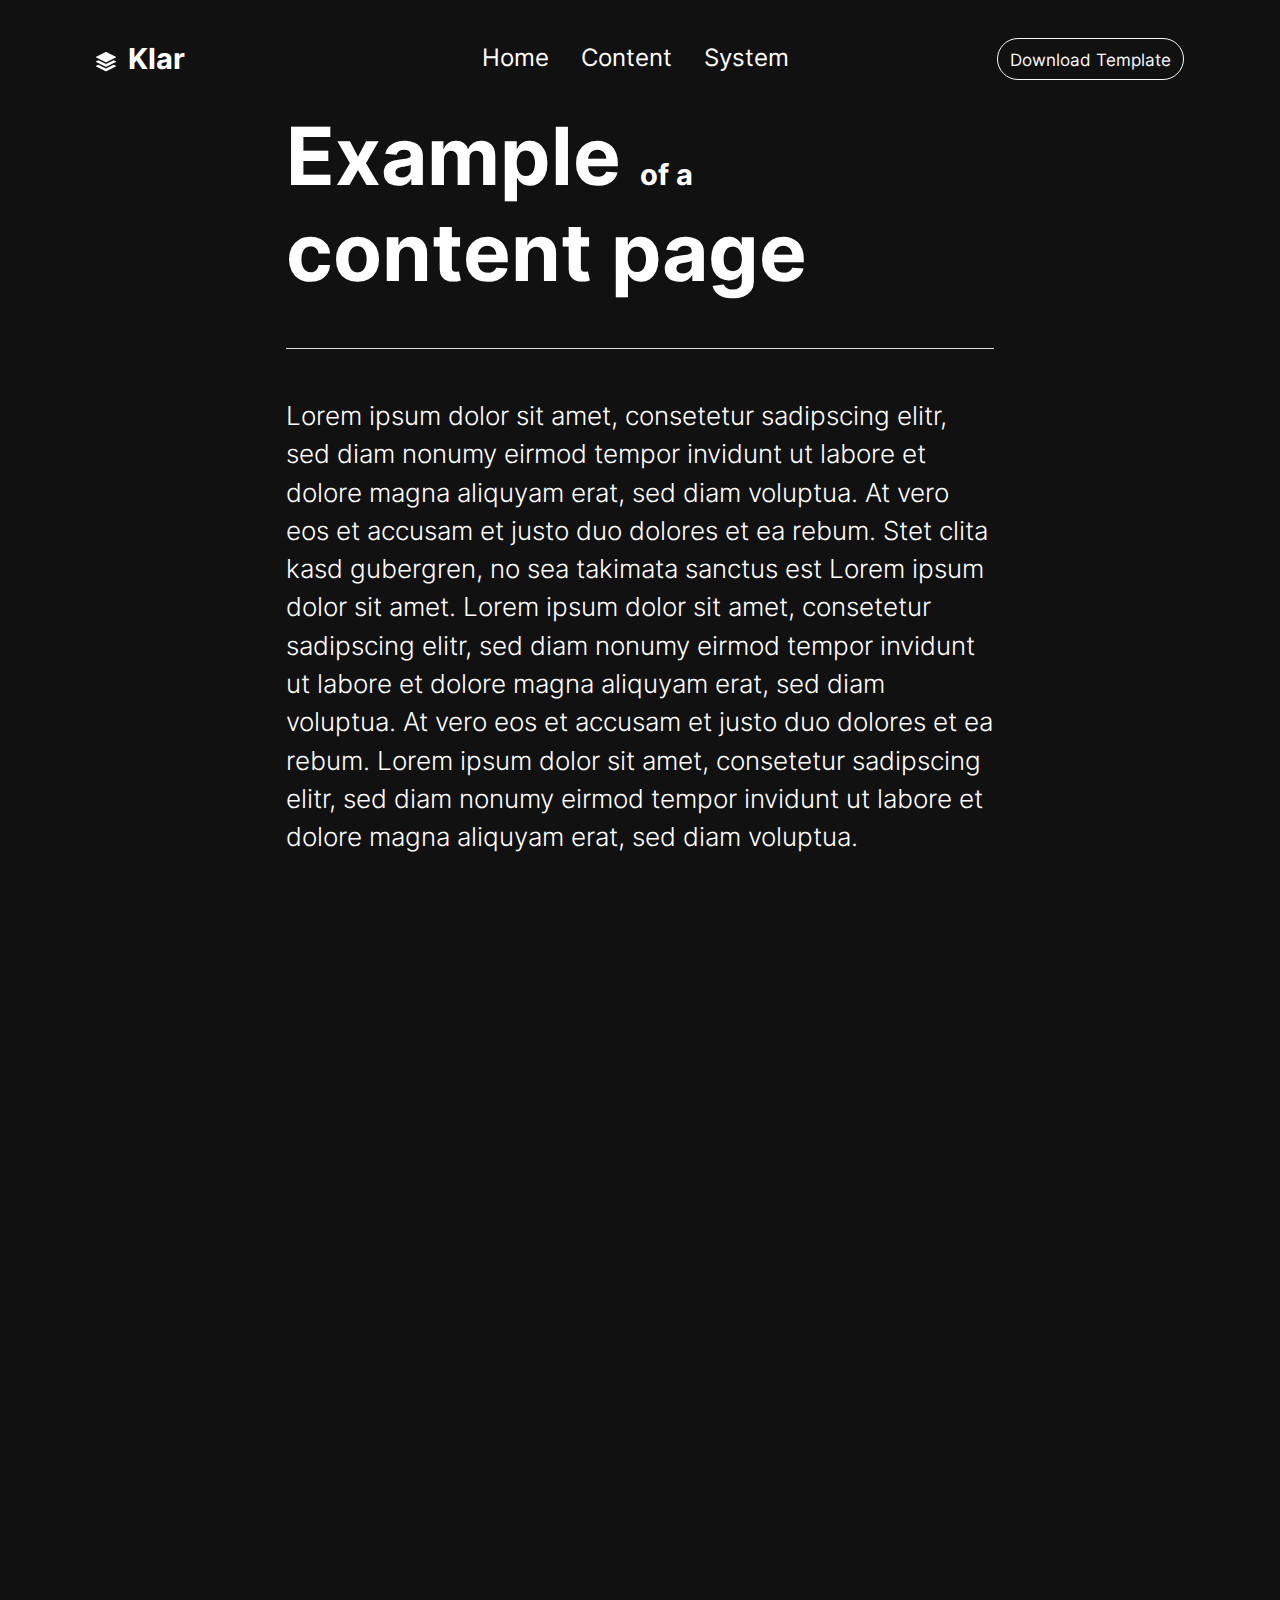
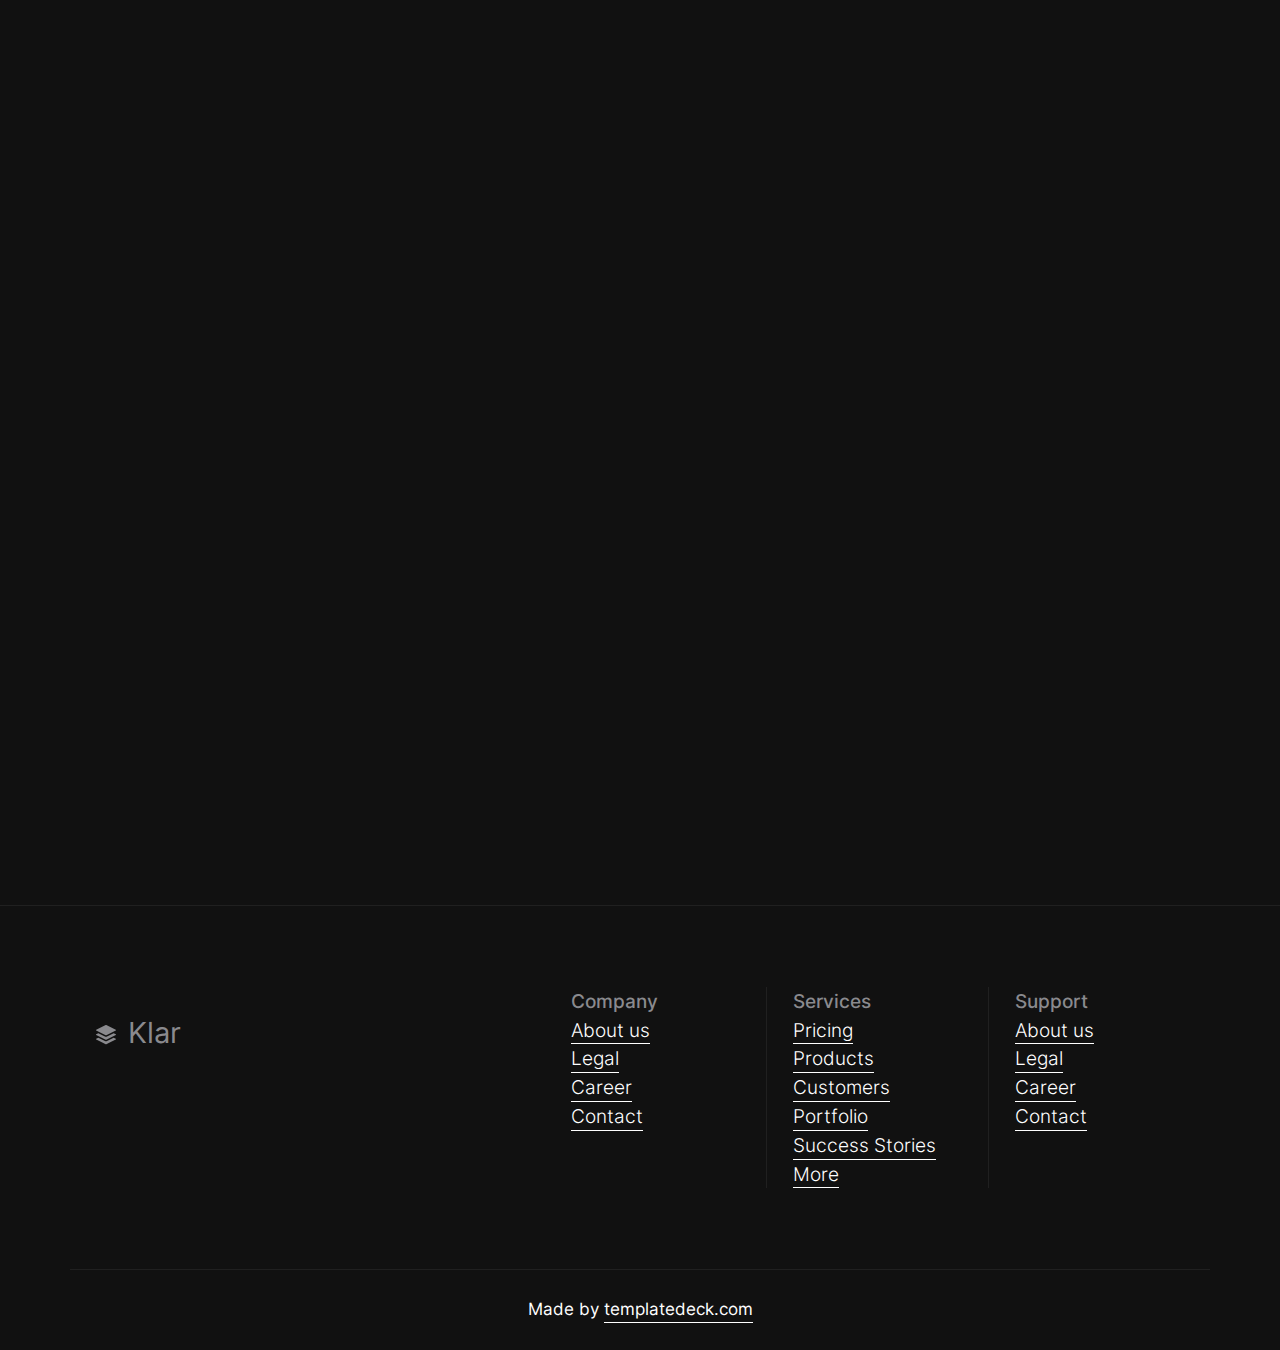
<file: content.html>
<!doctype html>
<html class="h-100" lang="en">

  <head>
      <meta charset="utf-8">
  <meta name="viewport" content="width=device-width,initial-scale=1,shrink-to-fit=no">
  <meta name="description" content="A well made and handcrafted Bootstrap 5 template">
  <link rel="apple-touch-icon" sizes="180x180" href="img/apple-touch-icon.png">
  <link rel="icon" type="image/png" sizes="32x32" href="img/favicon-32x32.png">
  <link rel="icon" type="image/png" sizes="16x16" href="img/favicon-16x16.png">
  <link rel="icon" type="image/png" sizes="96x96" href="img/favicon.png">
  <meta name="author" content="Holger Koenemann">
  <meta name="generator" content="Eleventy v2.0.0">
  <meta name="HandheldFriendly" content="true">
  <title>About</title>
  <link rel="stylesheet" href="css/theme.min.css">

   <style>

/* inter-300 - latin */
@font-face {
  font-family: 'Inter';
  font-style: normal;
  font-weight: 300;
  font-display: swap;
  src: local(''),
       url('fonts/inter-v12-latin-300.woff2') format('woff2'), /* Chrome 26+, Opera 23+, Firefox 39+ */
       url('fonts/inter-v12-latin-300.woff') format('woff'); /* Chrome 6+, Firefox 3.6+, IE 9+, Safari 5.1+ */
}

/* inter-400 - latin */
@font-face {
  font-family: 'Inter';
  font-style: normal;
  font-weight: 400;
  font-display: swap;
  src: local(''),
       url('fonts/inter-v12-latin-regular.woff2') format('woff2'), /* Chrome 26+, Opera 23+, Firefox 39+ */
       url('fonts/inter-v12-latin-regular.woff') format('woff'); /* Chrome 6+, Firefox 3.6+, IE 9+, Safari 5.1+ */
}

@font-face {
  font-family: 'Inter';
  font-style: normal;
  font-weight: 500;
  font-display: swap;
  src: local(''),
       url('fonts/inter-v12-latin-500.woff2') format('woff2'), /* Chrome 26+, Opera 23+, Firefox 39+ */
       url('fonts/inter-v12-latin-500.woff') format('woff'); /* Chrome 6+, Firefox 3.6+, IE 9+, Safari 5.1+ */
}
@font-face {
  font-family: 'Inter';
  font-style: normal;
  font-weight: 700;
  font-display: swap;
  src: local(''),
       url('fonts/inter-v12-latin-700.woff2') format('woff2'), /* Chrome 26+, Opera 23+, Firefox 39+ */
       url('fonts/inter-v12-latin-700.woff') format('woff'); /* Chrome 6+, Firefox 3.6+, IE 9+, Safari 5.1+ */
}

</style>


  </head>

  <body class="bg-black text-white mt-0" data-bs-spy="scroll" data-bs-target="#navScroll">

    <nav id="navScroll" class="navbar navbar-dark bg-black fixed-top px-vw-5" tabindex="0">
  <div class="container">
    <a class="navbar-brand pe-md-4 fs-4 col-12 col-md-auto text-center" href="index.html">
  <svg xmlns="http://www.w3.org/2000/svg" width="20" height="20" fill="currentColor" class="bi bi-stack" viewBox="0 0 16 16">
    <path d="m14.12 10.163 1.715.858c.22.11.22.424 0 .534L8.267 15.34a.598.598 0 0 1-.534 0L.165 11.555a.299.299 0 0 1 0-.534l1.716-.858 5.317 2.659c.505.252 1.1.252 1.604 0l5.317-2.66zM7.733.063a.598.598 0 0 1 .534 0l7.568 3.784a.3.3 0 0 1 0 .535L8.267 8.165a.598.598 0 0 1-.534 0L.165 4.382a.299.299 0 0 1 0-.535L7.733.063z"/>
    <path d="m14.12 6.576 1.715.858c.22.11.22.424 0 .534l-7.568 3.784a.598.598 0 0 1-.534 0L.165 7.968a.299.299 0 0 1 0-.534l1.716-.858 5.317 2.659c.505.252 1.1.252 1.604 0l5.317-2.659z"/>
  </svg>
  <span class="ms-md-1 mt-1 fw-bolder me-md-5">Klar</span>
</a>

      <ul class="navbar-nav mx-auto mb-2 mb-lg-0 list-group list-group-horizontal">
      <li class="nav-item">
  <a class="nav-link fs-5" href="index.html" aria-label="Homepage">
    Home
  </a>
</li>
<li class="nav-item">
  <a class="nav-link fs-5" href="content.html" aria-label="A sample content page">
    Content
  </a>
</li>
<li class="nav-item">
  <a class="nav-link fs-5" href="system.html" aria-label="A system message page">
    System
  </a>
</li>

    </ul>
      <a href="https://templatedeck.com/klar-html-template.html" aria-label="Download this template" class="btn btn-outline-light">
        <small>Download Template</small>
      </a>
</div>
</nav>

    <main>
      <div class="container">
  <div class="row d-flex justify-content-center py-vh-5 pb-0">
    <div class="col-12 col-lg-10 col-xl-8">
      <div class="row">
        <div class="col-12">
          <h1 class="display-1 fw-bold">Example
            <span class="fs-4">of a</span><br>
            content page</h1>
          <p class="lead border-top pt-5 mt-5" data-aos="fade-up">Lorem ipsum dolor sit amet, consetetur sadipscing elitr, sed diam nonumy eirmod tempor invidunt ut labore et dolore magna aliquyam erat, sed diam
            voluptua. At vero eos et accusam et justo duo dolores et ea rebum. Stet clita kasd gubergren, no sea takimata sanctus est Lorem ipsum dolor sit amet. Lorem ipsum dolor sit amet, consetetur sadipscing elitr, sed diam nonumy eirmod tempor invidunt ut
            labore et dolore magna aliquyam erat, sed diam voluptua. At vero eos et accusam et justo duo dolores et ea rebum. Lorem ipsum dolor sit amet, consetetur sadipscing elitr, sed diam nonumy eirmod tempor invidunt ut labore et dolore magna aliquyam erat,
            sed diam voluptua.
          </p>
        </div>
      </div>
    </div>
    <div class="row">
      <div class="col-12 py-vh-2">
      <img src="img/webp/abstract18.webp" width="1446" height="982" alt="abstract image" class="img-fluid position-relative rounded-5 shadow" data-aos="zoom-up">
    </div>
    </div>
        <div class="col-12 col-lg-10 col-xl-8">
      <div class="row d-flex align-items-start" data-aos="fade-right">
        <div class="col-12 col-lg-7">
          <h2 class="h3 mt-5 border-top pt-5">01. Dolor istam est</h2>
          <p class="text-secondary">At vero eos et accusam et justo duo dolores et ea rebum. Stet clita kasd gubergren, no sea takimata sanctus est Lorem ipsum dolor sit amet. Lorem ipsum dolor sit amet, consetetur sadipscing elitr, sed diam nonumy eirmod tempor invidunt ut labore
            et dolore magna aliquyam erat, sed diam voluptua. At vero eos et accusam et justo duo dolores et ea rebum. Stet clita kasd gubergren, no sea takimata sanctus est Lorem ipsum dolor sit amet. Stet clita kasd gubergren, no sea takimata sanctus est Lorem
            ipsum dolor sit amet. Consetetur sadipscing elitr, sed diam nonumy eirmod tempor invidunt ut labore et dolore magna aliquyam erat.</p>
        </div>
        <div class="col-12 col-lg-4 offset-lg-1 bg-gray-900 p-5 mt-5">
          <h3 class="h6">tl;dr</h3>
          <p class="text-secondary">
            Stet clita kasd gubergren, no sea takimata sanctus est Lorem ipsum dolor sit amet. Lorem ipsum dolor sit amet
          </p>
        </div>
      </div>

      <div class="row d-flex align-items-start" data-aos="fade-right">
        <div class="col-12 col-lg-7">
          <h2 class="h3 mt-5 border-top pt-5">02. Lorem ipsum</h2>
          <p class="text-secondary">At vero eos et accusam et justo duo dolores et ea rebum. Stet clita kasd gubergren, no sea takimata sanctus est Lorem ipsum dolor sit amet. Lorem ipsum dolor sit amet, consetetur sadipscing elitr, sed diam nonumy eirmod tempor invidunt ut labore
            et dolore magna aliquyam erat, sed diam voluptua. At vero eos et accusam et justo duo dolores et ea rebum. Stet clita kasd gubergren, no sea takimata sanctus est Lorem ipsum dolor sit amet. Stet clita kasd gubergren, no sea takimata sanctus est Lorem
            ipsum dolor sit amet. Consetetur sadipscing elitr, sed diam nonumy eirmod tempor invidunt ut labore et dolore magna aliquyam erat.</p>
        </div>
        <div class="col-12 col-lg-4 offset-lg-1 bg-gray-900 p-5 mt-5">
          <h3 class="h6">tl;dr</h3>
          <p class="text-secondary">
            Stet clita kasd gubergren, no sea takimata sanctus est Lorem ipsum dolor sit amet. Lorem ipsum dolor sit amet
          </p>
        </div>
      </div>
      <div class="row d-flex align-items-start" data-aos="fade-right">
        <div class="col-12 col-lg-7">
          <h2 class="h3 mt-5 border-top pt-5">03. Dolor sitam est
          </h2>
          <p class="text-secondary">At vero eos et accusam et justo duo dolores et ea rebum. Stet clita kasd gubergren, no sea takimata sanctus est Lorem ipsum dolor sit amet. Lorem ipsum dolor sit amet, consetetur sadipscing elitr, sed diam nonumy eirmod tempor invidunt ut labore
            et dolore magna aliquyam erat, sed diam voluptua. At vero eos et accusam et justo duo dolores et ea rebum. Stet clita kasd gubergren, no sea takimata sanctus est Lorem ipsum dolor sit amet. Stet clita kasd gubergren, no sea takimata sanctus est Lorem
            ipsum dolor sit amet. Consetetur sadipscing elitr, sed diam nonumy eirmod tempor invidunt ut labore et dolore magna aliquyam erat.</p>
        </div>
        <div class="col-12 col-lg-4 offset-lg-1 bg-gray-900 p-5 mt-5">
          <h3 class="h6">tl;dr</h3>
          <p class="text-secondary">
            Et accusam et justo duo dolores et ea rebum. Stet clita kasd gubergren, no sea takimata sanctus est Lorem ipsum dolor sit amet. Lorem ipsum dolor sit amet
          </p>
        </div>
      </div>
      <div class="row d-flex align-items-start" data-aos="fade-right">
        <div class="col-12 col-lg-7">
          <h2 class="h3 mt-5 border-top pt-5">04. Eirmod tempor invidunt</h2>
          <p class="text-secondary">Consetetur sadipscing elitr, sed diam nonumy eirmod tempor invidunt ut labore et dolore magna aliquyam erat. At vero eos et accusam et justo duo dolores et ea rebum. Stet clita kasd gubergren, no sea takimata sanctus est Lorem ipsum dolor sit
            amet. Lorem ipsum dolor sit amet, consetetur sadipscing elitr, sed diam nonumy eirmod tempor invidunt ut labore et dolore magna aliquyam erat, sed diam voluptua. At vero eos et accusam et justo duo dolores et ea rebum. Stet clita kasd gubergren, no
            sea takimata sanctus est Lorem ipsum dolor sit amet. Stet clita kasd gubergren, no sea takimata sanctus est Lorem ipsum dolor sit amet. Consetetur sadipscing elitr, sed diam nonumy eirmod tempor invidunt ut labore et dolore magna aliquyam erat.</p>
        </div>
        <div class="col-12 col-lg-4 offset-lg-1 bg-gray-900 p-5 mt-5">
          <h3 class="h6">tl;dr</h3>
          <p class="text-secondary">
            Stet clita kasd gubergren, no sea takimata sanctus est Lorem ipsum dolor sit amet. Lorem ipsum dolor sit amet
          </p>
        </div>
      </div>
      <div class="row d-flex align-items-start" data-aos="fade-right">
        <div class="col-12 col-lg-7">
          <h2 class="h3 mt-5 border-top pt-5">05. Lorem ipsum</h2>
          <p class="text-secondary">At vero eos et accusam et justo duo dolores et ea rebum. Stet clita kasd gubergren, no sea takimata sanctus est Lorem ipsum dolor sit amet. Lorem ipsum dolor sit amet, consetetur sadipscing elitr, sed diam nonumy eirmod tempor invidunt ut labore
            et dolore magna aliquyam erat, sed diam voluptua. At vero eos et accusam et justo duo dolores et ea rebum. Stet clita kasd gubergren, no sea takimata sanctus est Lorem ipsum dolor sit amet. Stet clita kasd gubergren, no sea takimata sanctus est Lorem
            ipsum dolor sit amet. Consetetur sadipscing elitr, sed diam nonumy eirmod tempor invidunt ut labore et dolore magna aliquyam erat. At vero eos et accusam et justo duo dolores et ea rebum. Stet clita kasd gubergren, no sea takimata sanctus est Lorem
            ipsum dolor sit amet. Stet clita kasd gubergren, no sea takimata sanctus est Lorem ipsum dolor sit amet. Consetetur sadipscing elitr, sed diam nonumy eirmod tempor invidunt ut labore et dolore magna aliquyam erat.</p>
        </div>
        <div class="col-12 col-lg-4 offset-lg-1 bg-gray-900 p-5 mt-5">
          <h3 class="h6">tl;dr</h3>
          <p class="text-secondary">
            Eos et accusam et justo duo dolores et ea rebum. Stet clita kasd gubergren, no sea takimata sanctus est Lorem ipsum dolor sit amet. Lorem ipsum dolor sit amet
          </p>
        </div>
      </div>


    </div>
  </div>
  <div class="row d-flex align-items-start justify-content-center py-vh-3 text-muted" data-aos="fade">
      <div class="col-12 col-lg-10 col-xl-9">
      <div class="p-5 small bg-gray-900">
      <p>*At vero eos et accusam et justo duo dolores et ea rebum. Stet clita kasd gubergren, no sea takimata sanctus est Lorem ipsum dolor sit amet. Lorem ipsum dolor sit amet, consetetur sadipscing elitr, sed diam nonumy eirmod tempor invidunt ut labore
        et dolore magna aliquyam erat, sed diam voluptua. At vero eos et accusam et justo duo dolores et ea rebum. Stet clita kasd gubergren, no sea takimata sanctus est Lorem ipsum dolor sit amet. Stet clita kasd gubergren, no sea takimata sanctus est Lorem
        ipsum dolor sit amet. Consetetur sadipscing elitr, sed diam nonumy eirmod tempor invidunt ut labore et dolore magna aliquyam erat. At vero eos et accusam et justo duo dolores et ea rebum. Stet clita kasd gubergren, no sea takimata sanctus est Lorem
        ipsum dolor sit amet. Stet clita kasd gubergren, no sea takimata sanctus est Lorem ipsum dolor sit amet. Consetetur sadipscing elitr, sed diam nonumy eirmod tempor invidunt ut labore et dolore magna aliquyam erat.</p>
    </div>
    </div>
  </div>
</div>

    </main>

    <footer class="bg-black border-top border-dark">
  <div class="container py-vh-4 text-secondary fw-lighter">
    <div class="row">
      <div class="col-12 col-lg-5 py-4 text-center text-lg-start">
            <a class="navbar-brand pe-md-4 fs-4 col-12 col-md-auto text-center" href="index.html">
  <svg xmlns="http://www.w3.org/2000/svg" width="20" height="20" fill="currentColor" class="bi bi-stack" viewBox="0 0 16 16">
    <path d="m14.12 10.163 1.715.858c.22.11.22.424 0 .534L8.267 15.34a.598.598 0 0 1-.534 0L.165 11.555a.299.299 0 0 1 0-.534l1.716-.858 5.317 2.659c.505.252 1.1.252 1.604 0l5.317-2.66zM7.733.063a.598.598 0 0 1 .534 0l7.568 3.784a.3.3 0 0 1 0 .535L8.267 8.165a.598.598 0 0 1-.534 0L.165 4.382a.299.299 0 0 1 0-.535L7.733.063z"/>
    <path d="m14.12 6.576 1.715.858c.22.11.22.424 0 .534l-7.568 3.784a.598.598 0 0 1-.534 0L.165 7.968a.299.299 0 0 1 0-.534l1.716-.858 5.317 2.659c.505.252 1.1.252 1.604 0l5.317-2.659z"/>
  </svg>
  <span class="ms-md-1 mt-1 fw-bolder me-md-5">Klar</span>
</a>

      </div>
      <div class="col border-end border-dark">
        <span class="h6">Company</span>
<ul class="nav flex-column">
  <li class="nav-item">
    <a href="#" class="link-fancy link-fancy-light">About us</a>
  </li>
  <li class="nav-item">
    <a href="#" class="link-fancy link-fancy-light">Legal</a>
  </li>

  <li class="nav-item">
    <a href="#" class="link-fancy link-fancy-light">Career</a>
  </li>
  <li class="nav-item">
    <a href="#" class="link-fancy link-fancy-light">Contact</a>
  </li>
</ul>
      </div>
      <div class="col border-end border-dark">
                <span class="h6">Services</span>
                <ul class="nav flex-column">
                  <li class="nav-item">
                    <a href="#" class="link-fancy link-fancy-light">Pricing</a>
                  </li>
                  <li class="nav-item">
                    <a href="#" class="link-fancy link-fancy-light">Products</a>
                  </li>

                  <li class="nav-item">
                    <a href="#" class="link-fancy link-fancy-light">Customers</a>
                  </li>
                  <li class="nav-item">
                    <a href="#" class="link-fancy link-fancy-light">Portfolio</a>
                  </li>
                  <li class="nav-item">
                    <a href="#" class="link-fancy link-fancy-light">Success Stories</a>
                  </li>
                  <li class="nav-item">
                    <a href="#" class="link-fancy link-fancy-light">More</a>
                  </li>
                </ul>
      </div>
      <div class="col">
                <span class="h6">Support</span>
                <ul class="nav flex-column">
                  <li class="nav-item">
                    <a href="#" class="link-fancy link-fancy-light">About us</a>
                  </li>
                  <li class="nav-item">
                    <a href="#" class="link-fancy link-fancy-light">Legal</a>
                  </li>

                  <li class="nav-item">
                    <a href="#" class="link-fancy link-fancy-light">Career</a>
                  </li>
                  <li class="nav-item">
                    <a href="#" class="link-fancy link-fancy-light">Contact</a>
                  </li>
                </ul>
      </div>
    </div>
  </div>
  <div class="container text-center small py-vh-2 border-top border-dark">Made by
    <a href="https://templatedeck.com" class="link-fancy link-fancy-light" target="_blank">templatedeck.com</a>
  </div>
</footer>








<script src="js/bootstrap.bundle.min.js"></script>
<script src="js/aos.js"></script>
<script>
AOS.init({
 duration: 800, // values from 0 to 3000, with step 50ms
});
</script>
<script>
  let scrollpos = window.scrollY
  const header = document.querySelector(".navbar")
  const header_height = header.offsetHeight

  const add_class_on_scroll = () => header.classList.add("scrolled", "shadow-sm")
  const remove_class_on_scroll = () => header.classList.remove("scrolled", "shadow-sm")

  window.addEventListener('scroll', function() {
    scrollpos = window.scrollY;

    if (scrollpos >= header_height) { add_class_on_scroll() }
    else { remove_class_on_scroll() }

    console.log(scrollpos)
  })
</script>

  </body>
</html>
</file>
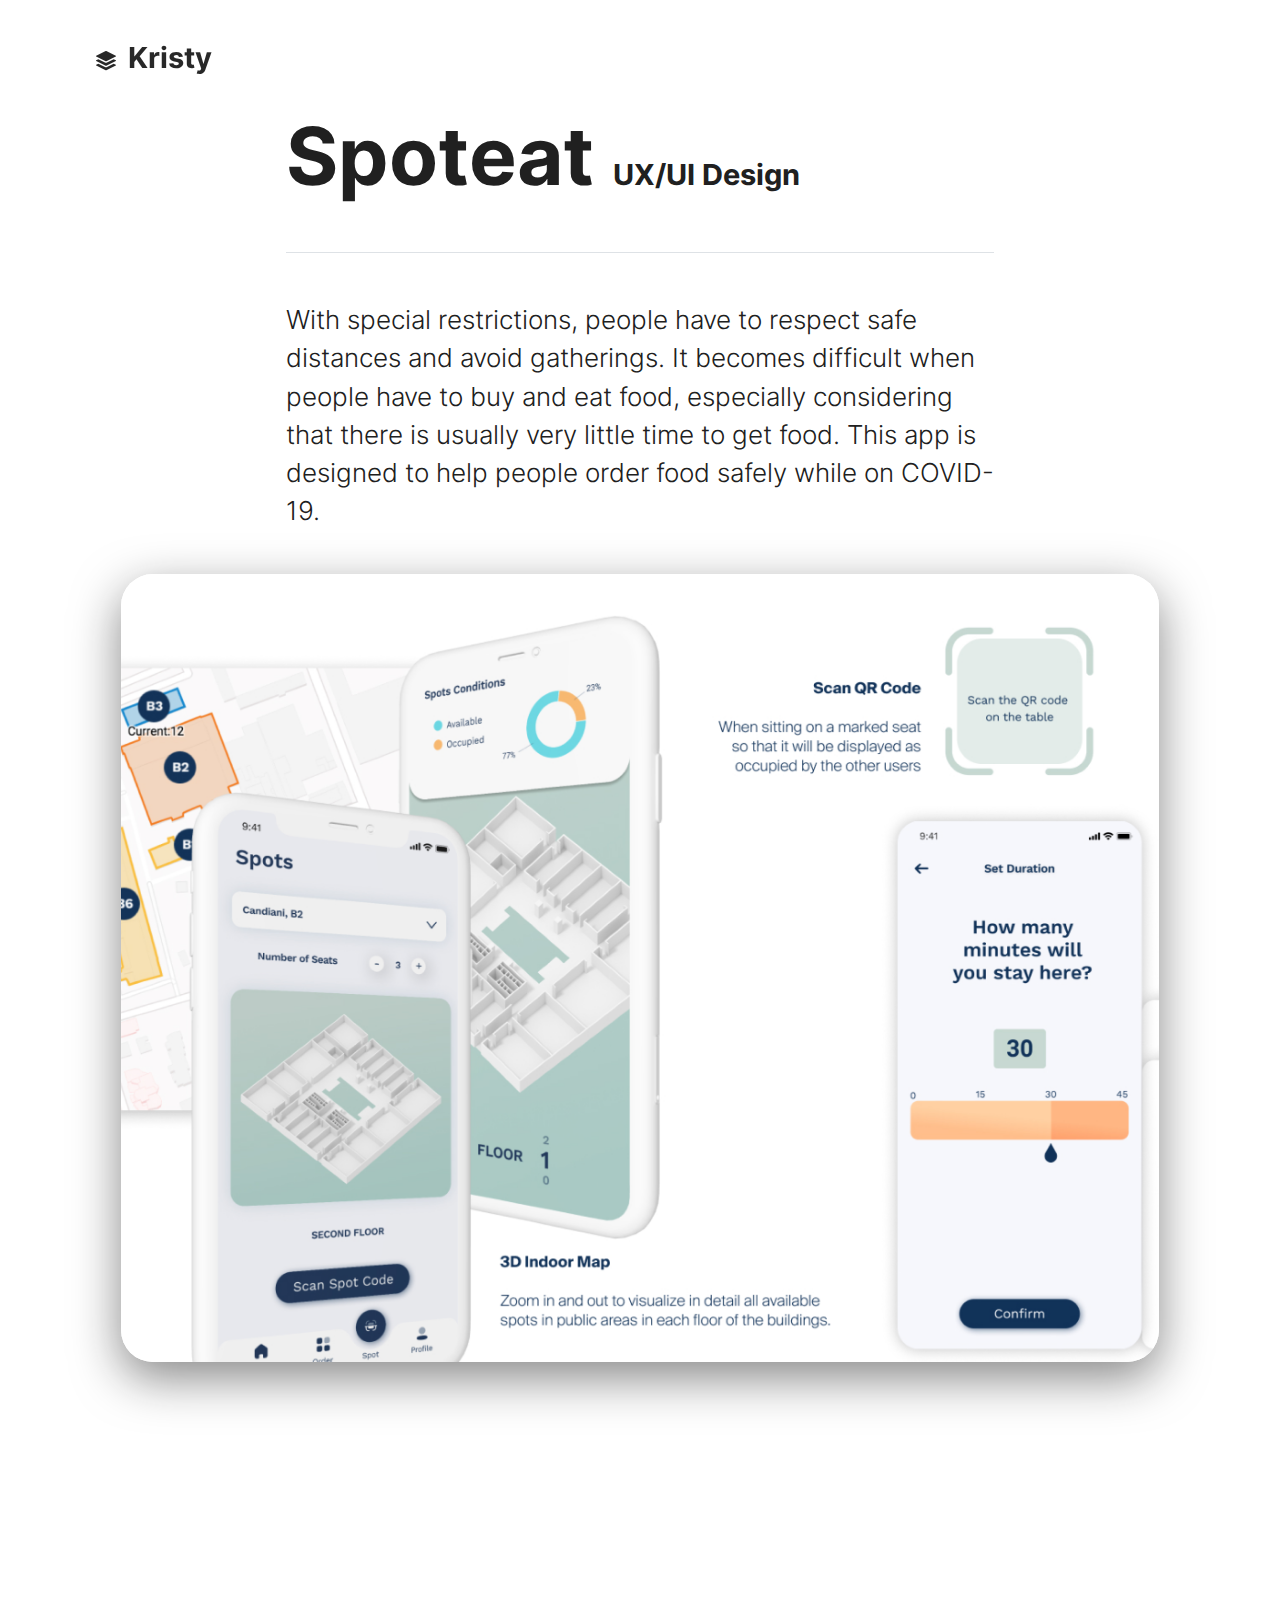
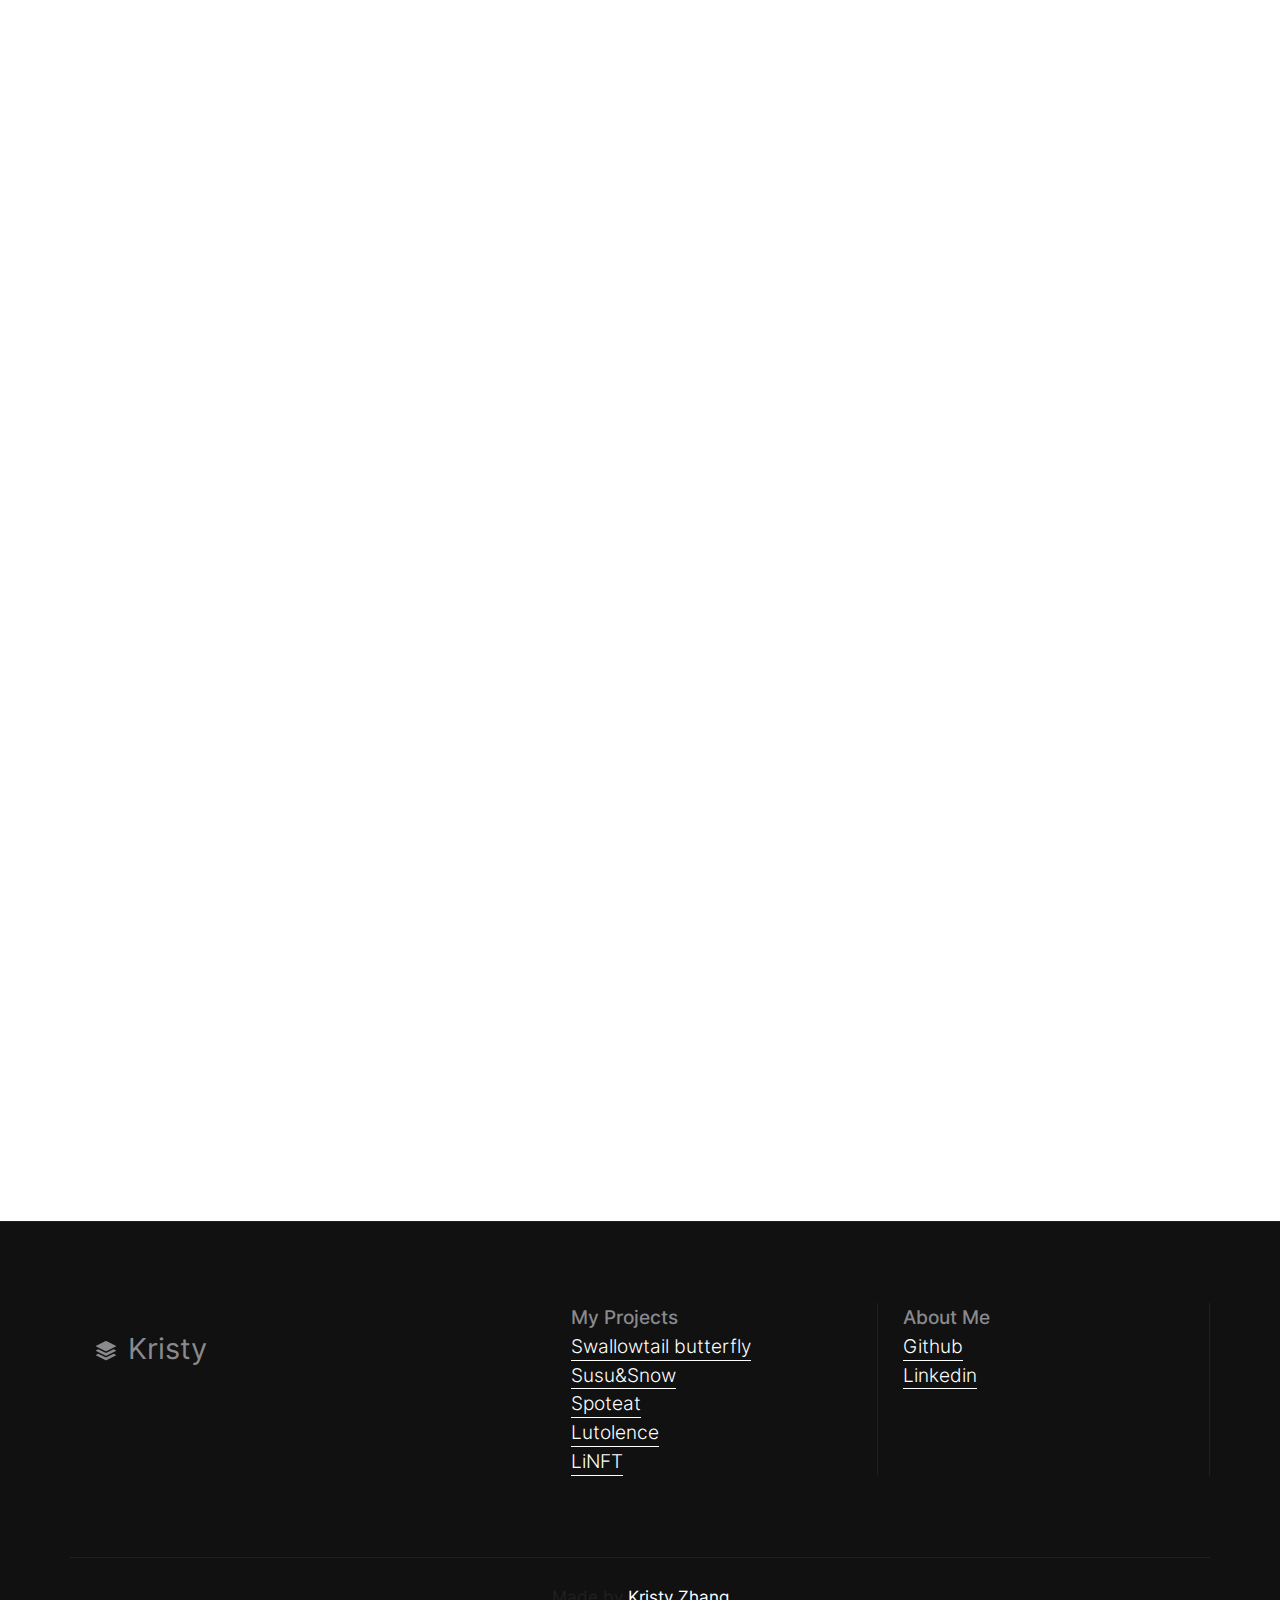
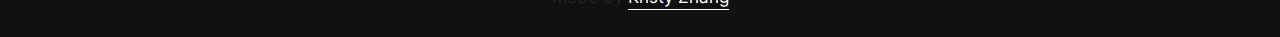
<file: foodie.html>
<!doctype html>
<html class="h-100" lang="en">

<head>
  <meta charset="utf-8">
  <meta name="viewport" content="width=device-width,initial-scale=1,shrink-to-fit=no">
  <meta name="description" content="Personal Website of Kristy Zhang">
  <link rel="apple-touch-icon" sizes="180x180" href="img/apple-touch-icon.png">
  <link rel="icon" type="image/png" sizes="32x32" href="img/favicon-32x32.png">
  <link rel="icon" type="image/png" sizes="16x16" href="img/favicon-16x16.png">
  <link rel="icon" type="image/png" sizes="96x96" href="img/favicon.png">
  <meta name="author" content="Holger Koenemann">
  <meta name="generator" content="Eleventy v2.0.0">
  <meta name="HandheldFriendly" content="true">
  <title>Spoteat - Projects</title>
  <link rel="stylesheet" href="css/theme.min.css">

  <style>
    /* inter-300 - latin */
    @font-face {
      font-family: 'Inter';
      font-style: normal;
      font-weight: 300;
      font-display: swap;
      src: local(''),
        url('fonts/inter-v12-latin-300.woff2') format('woff2'),
        /* Chrome 26+, Opera 23+, Firefox 39+ */
        url('fonts/inter-v12-latin-300.woff') format('woff');
      /* Chrome 6+, Firefox 3.6+, IE 9+, Safari 5.1+ */
    }

    /* inter-400 - latin */
    @font-face {
      font-family: 'Inter';
      font-style: normal;
      font-weight: 400;
      font-display: swap;
      src: local(''),
        url('fonts/inter-v12-latin-regular.woff2') format('woff2'),
        /* Chrome 26+, Opera 23+, Firefox 39+ */
        url('fonts/inter-v12-latin-regular.woff') format('woff');
      /* Chrome 6+, Firefox 3.6+, IE 9+, Safari 5.1+ */
    }

    @font-face {
      font-family: 'Inter';
      font-style: normal;
      font-weight: 500;
      font-display: swap;
      src: local(''),
        url('fonts/inter-v12-latin-500.woff2') format('woff2'),
        /* Chrome 26+, Opera 23+, Firefox 39+ */
        url('fonts/inter-v12-latin-500.woff') format('woff');
      /* Chrome 6+, Firefox 3.6+, IE 9+, Safari 5.1+ */
    }

    @font-face {
      font-family: 'Inter';
      font-style: normal;
      font-weight: 700;
      font-display: swap;
      src: local(''),
        url('fonts/inter-v12-latin-700.woff2') format('woff2'),
        /* Chrome 26+, Opera 23+, Firefox 39+ */
        url('fonts/inter-v12-latin-700.woff') format('woff');
      /* Chrome 6+, Firefox 3.6+, IE 9+, Safari 5.1+ */
    }
  </style>


</head>

<body class="bg-light text-black mt-0" data-bs-spy="scroll" data-bs-target="#navScroll">

  <nav id="navScroll" class="navbar navbar-light bg-light fixed-top px-vw-5" tabindex="0">
    <div class="container">
      <a class="navbar-brand pe-md-4 fs-4 col-12 col-md-auto text-center" href="index.html">
        <svg xmlns="http://www.w3.org/2000/svg" width="20" height="20" fill="currentColor" class="bi bi-stack" viewBox="0 0 16 16">
          <path
            d="m14.12 10.163 1.715.858c.22.11.22.424 0 .534L8.267 15.34a.598.598 0 0 1-.534 0L.165 11.555a.299.299 0 0 1 0-.534l1.716-.858 5.317 2.659c.505.252 1.1.252 1.604 0l5.317-2.66zM7.733.063a.598.598 0 0 1 .534 0l7.568 3.784a.3.3 0 0 1 0 .535L8.267 8.165a.598.598 0 0 1-.534 0L.165 4.382a.299.299 0 0 1 0-.535L7.733.063z" />
          <path d="m14.12 6.576 1.715.858c.22.11.22.424 0 .534l-7.568 3.784a.598.598 0 0 1-.534 0L.165 7.968a.299.299 0 0 1 0-.534l1.716-.858 5.317 2.659c.505.252 1.1.252 1.604 0l5.317-2.659z" />
        </svg>
        <span class="ms-md-1 mt-1 fw-bolder me-md-5">Kristy</span>
      </a>

      <!--  <ul class="navbar-nav mx-auto mb-2 mb-lg-0 list-group list-group-horizontal">
      <li class="nav-item">
  <a class="nav-link fs-5" href="index.html" aria-label="Homepage">
    Home
  </a>
</li>
<li class="nav-item">
  <a class="nav-link fs-5" href="content.html" aria-label="A sample content page">
    Content
  </a>
</li>
<li class="nav-item">
  <a class="nav-link fs-5" href="system.html" aria-label="A system message page">
    System
  </a>
</li>

</ul> -->

    </div>
  </nav>

  <main>
    <div class="container">
      <div class="row d-flex justify-content-center py-vh-5 pb-0">
        <div class="col-12 col-lg-10 col-xl-8">
          <div class="row">
            <div class="col-12">
              <h1 class="display-1 fw-bold">Spoteat
                <span class="fs-4">UX/UI Design</span><br>
              </h1>
              <p class="lead border-top pt-5 mt-5" data-aos="fade-up">
                With special restrictions, people have to respect safe distances and avoid gatherings. It becomes difficult when people have to buy and eat food, especially considering that there is usually very little time to get food.
                This app is designed to help people order food safely while on COVID-19.
              </p>
            </div>
          </div>
        </div>
        <div class="row">
          <div class="col-12 py-vh-2">
            <img src="img/fooab.png" width="1446" height="982" alt="abstract image" class="img-fluid position-relative rounded-5 shadow" data-aos="zoom-up">
          </div>

        </div>


        <div class="row d-flex align-items-start" data-aos="fade-right">
          <div class="col-12 ">
            <h2 class="h3 mt-5 border-top pt-5">Benchmark</h2>
            <p class="text-secondary">
            </p>
            <div class="col-12 py-vh-2">
              <img src="img/ff_case.png" width="1446" height="982" alt="abstract image" class="img-fluid position-relative  " data-aos="zoom-up">
            </div>

          </div>

        </div>



        <div class="row d-flex align-items-start" data-aos="fade-right">
          <div class="col-12 ">
            <h2 class="h3 mt-5 border-top pt-5">Personas
            </h2>
          </div>
          <div class="col-12 col-lg-6">
            <img src="img/per1.png" width="1446" height="982" alt="abstract image" class="img-fluid position-relative " data-aos="zoom-up">
          </div>
          <div class="col-12 col-lg-6  ">
            <img src="img/per2.png" width="1446" height="982" alt="abstract image" class="img-fluid position-relative    " data-aos="zoom-up">
            </p>
          </div>
        </div>


      <div class="row d-flex align-items-start" data-aos="fade-right">
        <div class="col-12   pt-5 mb-5">
          <h2 class=" h3 mt-5 border-top pt-5 mb-5">Inofrmation Structure</h2>
          <img src="img/ff_flow.png" width="1446" height="982" alt="abstract image" class="img-fluid position-relative  " data-aos="zoom-up">
        </div>
      </div>

      <div class="row d-flex align-items-start" data-aos="fade-right">
        <div class="col-12   pt-5 mb-5">
          <h2 class=" h3 mt-5 border-top pt-5 mb-5">Moodboard</h2>
          <img src="img/ff_mood.png" width="1446" height="982" alt="abstract image" class="img-fluid position-relative " data-aos="zoom-up">
        </div>
      </div>

      <div class="row d-flex align-items-start" data-aos="fade-right">
        <div class="col-12   pt-5 mb-5">
          <h2 class=" h3 mt-5 border-top pt-5 mb-5">UI Components</h2>
          <img src="img/ff_UI.png" width="1446" height="982" alt="abstract image" class="img-fluid position-relative  " data-aos="zoom-up">
        </div>
      </div>

      <div class="row d-flex align-items-start" data-aos="fade-right">
        <div class="col-12 ">
          <h2 class="h3 mt-5 border-top pt-5">Lo-Fi Prototype
          </h2>
        </div>
        <div class="col-12 col-lg-6 mb-5">
          <img src="img/pp1.png" width="1446" height="982" alt="abstract image" class="img-fluid position-relative " data-aos="zoom-up">
        </div>
        <div class="col-12 col-lg-6 mb-5 ">
          <img src="img/pp2.png" width="1446" height="982" alt="abstract image" class="img-fluid position-relative    " data-aos="zoom-up">
          </p>
        </div>
        <div class="col-12 col-lg-6 mb-5">
          <img src="img/pp3.png" width="1446" height="982" alt="abstract image" class="img-fluid position-relative " data-aos="zoom-up">
        </div>
        <div class="col-12 col-lg-6 mb-5 ">
          <img src="img/pp4.png" width="1446" height="982" alt="abstract image" class="img-fluid position-relative    " data-aos="zoom-up">
          </p>
        </div>
      </div>

      <div class="row d-flex align-items-start" data-aos="fade-right">
        <div class="col-12 ">
          <h2 class="h3 mt-5 border-top pt-5">Hi-Fi Prototype
          </h2>
        </div>
        <div class="col-12  mb-5">
          <img src="img/ff_ui1.png" width="1446" height="982" alt="abstract image" class="img-fluid position-relative " data-aos="zoom-up">
        </div>
        <div class="col-12  mb-5 ">
          <img src="img/ff_ui2.png" width="1446" height="982" alt="abstract image" class="img-fluid position-relative    " data-aos="zoom-up">
          </p>
        </div>
        <div class="col-12 mb-5">
          <img src="img/ff_ui3.png" width="1446" height="982" alt="abstract image" class="img-fluid position-relative " data-aos="zoom-up">
        </div>
        <div class="col-12  mb-5 ">
          <img src="img/ff_ui4.png" width="1446" height="982" alt="abstract image" class="img-fluid position-relative    " data-aos="zoom-up">
          </p>
        </div>
      </div>




        <div class="row d-flex align-items-start" data-aos="fade-right">
          <div class=" iframe-wrapper ">
            <iframe src="https://cloud.protopie.io/p/4aeeb0c434?touchHint=true&ui=true&scaleToFit=true&cursorType=touch&mockup=true&bgColor=%23F5F5F5&playSpeed=1&playerAppPopup=true" max-width="100%" max-height="100%" frameborder="0" allowfullscreen></iframe>
          </div>
        </div>






    </div>




    </div>

    </div>



  </main>

  <footer class="bg-black border-top border-dark">
    <div class="container py-vh-4 text-secondary fw-lighter">
      <div class="row">
        <div class="col-12 col-lg-5 py-4 text-center text-lg-start">
          <a class="navbar-brand pe-md-4 fs-4 col-12 col-md-auto text-center" href="index.html">
            <svg xmlns="http://www.w3.org/2000/svg" width="20" height="20" fill="currentColor" class="bi bi-stack" viewBox="0 0 16 16">
              <path
                d="m14.12 10.163 1.715.858c.22.11.22.424 0 .534L8.267 15.34a.598.598 0 0 1-.534 0L.165 11.555a.299.299 0 0 1 0-.534l1.716-.858 5.317 2.659c.505.252 1.1.252 1.604 0l5.317-2.66zM7.733.063a.598.598 0 0 1 .534 0l7.568 3.784a.3.3 0 0 1 0 .535L8.267 8.165a.598.598 0 0 1-.534 0L.165 4.382a.299.299 0 0 1 0-.535L7.733.063z" />
              <path d="m14.12 6.576 1.715.858c.22.11.22.424 0 .534l-7.568 3.784a.598.598 0 0 1-.534 0L.165 7.968a.299.299 0 0 1 0-.534l1.716-.858 5.317 2.659c.505.252 1.1.252 1.604 0l5.317-2.659z" />
            </svg>
            <span class="ms-md-1 mt-1 fw-bolder me-md-5">Kristy</span>
          </a>

        </div>
        <div class="col border-end border-dark">
          <span class="h6">My Projects</span>
          <ul class="nav flex-column">
            <li class="nav-item">
              <a href="sw.html" class="link-fancy link-fancy-light">Swallowtail butterfly</a>
            </li>
            <li class="nav-item">
              <a href="su.html" class="link-fancy link-fancy-light">Susu&Snow</a>
            </li>

            <li class="nav-item">
              <a href="foodie.html" class="link-fancy link-fancy-light">Spoteat</a>
            </li>
            <li class="nav-item">
              <a href="lut.html" class="link-fancy link-fancy-light">Lutolence</a>
            </li>
            <li class="nav-item">
              <a href="ava.html" class="link-fancy link-fancy-light">LiNFT</a>
            </li>
          </ul>
        </div>
        <div class="col border-end border-dark">
          <span class="h6">About Me</span>
          <ul class="nav flex-column">


            <li class="nav-item">
              <a href="https://github.com/KristyZhang-Luyan" class="link-fancy link-fancy-light">Github</a>
            </li>
            <li class="nav-item">
              <a href="#" class="link-fancy link-fancy-light">Linkedin</a>
            </li>

          </ul>
        </div>

      </div>
    </div>

    <div class="container text-center small py-vh-2 border-top border-dark">Made by
      <a href="index.html" class="link-fancy link-fancy-light" target="_blank">Kristy Zhang</a>
    </div>
  </footer>








  <script src="js/bootstrap.bundle.min.js"></script>
  <script src="js/aos.js"></script>
  <script>
    AOS.init({
      duration: 800, // values from 0 to 3000, with step 50ms
    });
  </script>
  <script>
    let scrollpos = window.scrollY
    const header = document.querySelector(".navbar")
    const header_height = header.offsetHeight

    const add_class_on_scroll = () => header.classList.add("scrolled", "shadow-sm")
    const remove_class_on_scroll = () => header.classList.remove("scrolled", "shadow-sm")

    window.addEventListener('scroll', function() {
      scrollpos = window.scrollY;

      if (scrollpos >= header_height) {
        add_class_on_scroll()
      } else {
        remove_class_on_scroll()
      }

      console.log(scrollpos)
    })
  </script>

</body>

</html>
</file>
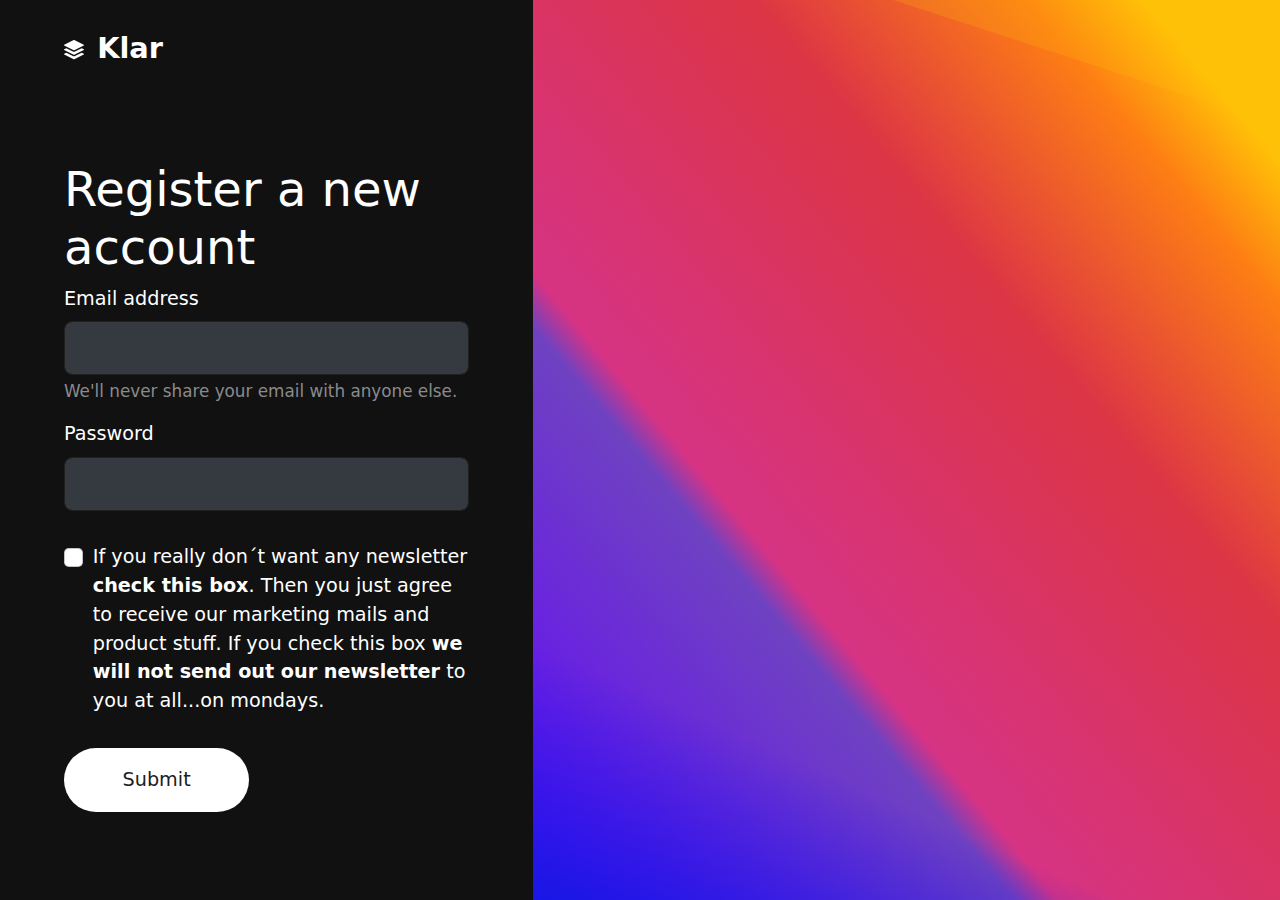
<file: system.html>
<!doctype html>
<html class="h-100" lang="en">

  <head>
      <meta charset="utf-8">
  <meta name="viewport" content="width=device-width,initial-scale=1,shrink-to-fit=no">
  <meta name="description" content="A well made and handcrafted Bootstrap 5 template">
  <link rel="apple-touch-icon" sizes="180x180" href="img/apple-touch-icon.png">
  <link rel="icon" type="image/png" sizes="32x32" href="img/favicon-32x32.png">
  <link rel="icon" type="image/png" sizes="16x16" href="img/favicon-16x16.png">
  <link rel="icon" type="image/png" sizes="96x96" href="img/favicon.png">
  <meta name="author" content="Holger Koenemann">
  <meta name="generator" content="Eleventy v2.0.0">
  <meta name="HandheldFriendly" content="true">
  <title>Register a new account</title>
  <link rel="stylesheet" href="css/theme.min.css">


  </head>

  <body class="d-flex h-100 w-100 bg-black text-white" data-bs-spy="scroll" data-bs-target="#navScroll">

    <div class="h-100 container-fluid">
      <div class="h-100 row d-flex align-items-stretch">
        
          <div class="col-12 col-md-7 col-lg-6 col-xl-5 d-flex align-items-start flex-column px-vw-5">
          
            <header class="mb-auto py-vh-2 col-12">
              <a class="navbar-brand pe-md-4 fs-4 col-12 col-md-auto text-center" href="index.html">
  <svg xmlns="http://www.w3.org/2000/svg" width="20" height="20" fill="currentColor" class="bi bi-stack" viewBox="0 0 16 16">
    <path d="m14.12 10.163 1.715.858c.22.11.22.424 0 .534L8.267 15.34a.598.598 0 0 1-.534 0L.165 11.555a.299.299 0 0 1 0-.534l1.716-.858 5.317 2.659c.505.252 1.1.252 1.604 0l5.317-2.66zM7.733.063a.598.598 0 0 1 .534 0l7.568 3.784a.3.3 0 0 1 0 .535L8.267 8.165a.598.598 0 0 1-.534 0L.165 4.382a.299.299 0 0 1 0-.535L7.733.063z"/>
    <path d="m14.12 6.576 1.715.858c.22.11.22.424 0 .534l-7.568 3.784a.598.598 0 0 1-.534 0L.165 7.968a.299.299 0 0 1 0-.534l1.716-.858 5.317 2.659c.505.252 1.1.252 1.604 0l5.317-2.659z"/>
  </svg>
  <span class="ms-md-1 mt-1 fw-bolder me-md-5">Klar</span>
</a>

            </header>
            <main class="mb-auto col-12">
              <h1>Register a new account</h1>
              
<form class="row">
  <div class="col-12">
  <div class="mb-3">
    <label for="exampleInputEmail1" class="form-label">Email address</label>
    <input type="email" class="form-control form-control-lg bg-gray-800 border-dark" id="exampleInputEmail1" aria-describedby="emailHelp">
    <div id="emailHelp" class="form-text">We'll never share your email with anyone else.</div>
  </div>
  <div class="mb-3">
    <label for="exampleInputPassword1" class="form-label">Password</label>
    <input type="password" class="form-control form-control-lg bg-gray-800 border-dark" id="exampleInputPassword1">
  </div>
  <div class="mb-3 form-check py-3">
    <input type="checkbox" class="form-check-input" id="exampleCheck1">
    <label class="form-check-label" for="exampleCheck1">If you really don´t want any newsletter <strong>check this box</strong>. Then you just agree to receive our marketing mails and product stuff. If you check this box <strong>we will not send out our newsletter</strong> to you at all...on mondays.</label>
  </div>
  <button type="submit" class="btn btn-white btn-xl mb-4">Submit</button>
</div>
</form>

            </main>
          </div>
          
            <div class="col-12 col-md-5 col-lg-6 col-xl-7 gradient"></div>
          
        </div>

      </div></body>
    </html>
</file>
<file: css/theme.min.css>
/*!
   * Bootstrap  v5.2.1 (https://getbootstrap.com/)
   * Copyright 2011-2022 The Bootstrap Authors
   * Copyright 2011-2022 Twitter, Inc.
   * Licensed under MIT (https://github.com/twbs/bootstrap/blob/main/LICENSE)
   */:root{--bs-blue:#1717e5;--bs-indigo:#6610f2;--bs-purple:#6f42c1;--bs-pink:#d63384;--bs-red:#dc3545;--bs-orange:#fd7e14;--bs-yellow:#ffc107;--bs-green:#198754;--bs-teal:#20c997;--bs-cyan:#0dcaf0;--bs-white:#fff;--bs-gray:#8a8a8e;--bs-gray-dark:#343a40;--bs-gray-100:#f8f9fa;--bs-gray-200:#e9ecef;--bs-gray-300:#dee2e6;--bs-gray-400:#ced4da;--bs-gray-500:#adb5bd;--bs-gray-600:#8a8a8e;--bs-gray-700:#495057;--bs-gray-800:#343a40;--bs-gray-900:#202020;--bs-primary:#1717e5;--bs-secondary:#8a8a8e;--bs-success:#198754;--bs-info:#0dcaf0;--bs-warning:#ffc107;--bs-danger:#dc3545;--bs-light:#f8f9fa;--bs-dark:#202020;--bs-primary-rgb:23,23,229;--bs-secondary-rgb:138,138,142;--bs-success-rgb:25,135,84;--bs-info-rgb:13,202,240;--bs-warning-rgb:255,193,7;--bs-danger-rgb:220,53,69;--bs-light-rgb:248,249,250;--bs-dark-rgb:32,32,32;--bs-white-rgb:255,255,255;--bs-black-rgb:17,17,17;--bs-body-color-rgb:32,32,32;--bs-body-bg-rgb:255,255,255;--bs-font-sans-serif:"Inter",system-ui,-apple-system,"Segoe UI",Roboto,"Helvetica Neue",Arial,"Noto Sans",sans-serif,"Apple Color Emoji","Segoe UI Emoji","Segoe UI Symbol","Noto Color Emoji";--bs-font-monospace:SFMono-Regular,Menlo,Monaco,Consolas,"Liberation Mono","Courier New",monospace;--bs-gradient:linear-gradient(180deg, rgba(255, 255, 255, 0.15), rgba(255, 255, 255, 0));--bs-body-font-family:var(--bs-font-sans-serif);--bs-body-font-size:1.2rem;--bs-body-font-weight:400;--bs-body-line-height:1.5;--bs-body-color:#202020;--bs-body-bg:#fff;--bs-border-width:1px;--bs-border-style:solid;--bs-border-color:#dee2e6;--bs-border-color-translucent:rgba(17, 17, 17, 0.175);--bs-border-radius:0.375rem;--bs-border-radius-sm:0.25rem;--bs-border-radius-lg:0.5rem;--bs-border-radius-xl:1rem;--bs-border-radius-2xl:2rem;--bs-border-radius-pill:50rem;--bs-link-color:#1717e5;--bs-link-hover-color:#1212b7;--bs-code-color:#d63384;--bs-highlight-bg:#fff3cd}*,::after,::before{box-sizing:border-box}@media (prefers-reduced-motion:no-preference){:root{scroll-behavior:smooth}}body{margin:0;font-family:var(--bs-body-font-family);font-size:var(--bs-body-font-size);font-weight:var(--bs-body-font-weight);line-height:var(--bs-body-line-height);color:var(--bs-body-color);text-align:var(--bs-body-text-align);background-color:var(--bs-body-bg);-webkit-text-size-adjust:100%;-webkit-tap-highlight-color:rgba(17,17,17,0)}.h1,.h2,.h3,.h4,.h5,.h6,h1,h2,h3,h4,h5,h6{margin-top:0;margin-bottom:.5rem;font-weight:500;line-height:1.2}.h1,h1{font-size:calc(1.425rem + 2.1vw)}@media (min-width:1200px){.h1,h1{font-size:3rem}}.h2,h2{font-size:calc(1.365rem + 1.38vw)}@media (min-width:1200px){.h2,h2{font-size:2.4rem}}.h3,h3{font-size:calc(1.335rem + 1.02vw)}@media (min-width:1200px){.h3,h3{font-size:2.1rem}}.h4,h4{font-size:calc(1.305rem + .66vw)}@media (min-width:1200px){.h4,h4{font-size:1.8rem}}.h5,h5{font-size:calc(1.275rem + .3vw)}@media (min-width:1200px){.h5,h5{font-size:1.5rem}}.h6,h6{font-size:1.2rem}p{margin-top:0;margin-bottom:1rem}address{margin-bottom:1rem;font-style:normal;line-height:inherit}ul{padding-left:2rem}ul{margin-top:0;margin-bottom:1rem}ul ul{margin-bottom:0}strong{font-weight:bolder}.small,small{font-size:.875em}a{color:var(--bs-link-color);text-decoration:underline}a:hover{color:var(--bs-link-hover-color)}a:not([href]):not([class]),a:not([href]):not([class]):hover{color:inherit;text-decoration:none}img,svg{vertical-align:middle}label{display:inline-block}button{border-radius:0}button:focus:not(:focus-visible){outline:0}button,input{margin:0;font-family:inherit;font-size:inherit;line-height:inherit}button{text-transform:none}[type=button],[type=submit],button{-webkit-appearance:button}[type=button]:not(:disabled),[type=submit]:not(:disabled),button:not(:disabled){cursor:pointer}::-moz-focus-inner{padding:0;border-style:none}::-webkit-datetime-edit-day-field,::-webkit-datetime-edit-fields-wrapper,::-webkit-datetime-edit-hour-field,::-webkit-datetime-edit-minute,::-webkit-datetime-edit-month-field,::-webkit-datetime-edit-text,::-webkit-datetime-edit-year-field{padding:0}::-webkit-inner-spin-button{height:auto}::-webkit-search-decoration{-webkit-appearance:none}::-webkit-color-swatch-wrapper{padding:0}::file-selector-button{font:inherit;-webkit-appearance:button}.lead{font-size:calc(1.2846rem + .4152vw);font-weight:300}@media (min-width:1200px){.lead{font-size:1.596rem}}.display-1{font-size:calc(1.625rem + 4.5vw);font-weight:300;line-height:1.2}@media (min-width:1200px){.display-1{font-size:5rem}}.display-4{font-size:calc(1.475rem + 2.7vw);font-weight:300;line-height:1.2}@media (min-width:1200px){.display-4{font-size:3.5rem}}.img-fluid{max-width:100%;height:auto}.container,.container-fluid{--bs-gutter-x:4vw;--bs-gutter-y:0;width:100%;padding-right:calc(var(--bs-gutter-x) * .5);padding-left:calc(var(--bs-gutter-x) * .5);margin-right:auto;margin-left:auto}@media (min-width:576px){.container{max-width:540px}}@media (min-width:768px){.container{max-width:720px}}@media (min-width:992px){.container{max-width:960px}}@media (min-width:1200px){.container{max-width:1140px}}@media (min-width:1680px){.container{max-width:1600px}}.row{--bs-gutter-x:4vw;--bs-gutter-y:0;display:flex;flex-wrap:wrap;margin-top:calc(-1 * var(--bs-gutter-y));margin-right:calc(-.5 * var(--bs-gutter-x));margin-left:calc(-.5 * var(--bs-gutter-x))}.row>*{flex-shrink:0;width:100%;max-width:100%;padding-right:calc(var(--bs-gutter-x) * .5);padding-left:calc(var(--bs-gutter-x) * .5);margin-top:var(--bs-gutter-y)}.col{flex:1 0 0%}.col-5{flex:0 0 auto;width:41.66667%}.col-6{flex:0 0 auto;width:50%}.col-12{flex:0 0 auto;width:100%}.offset-1{margin-left:8.33333%}.g-5,.gx-5{--bs-gutter-x:3rem}.g-5{--bs-gutter-y:3rem}@media (min-width:768px){.col-md-auto{flex:0 0 auto;width:auto}.col-md-5{flex:0 0 auto;width:41.66667%}.col-md-6{flex:0 0 auto;width:50%}.col-md-7{flex:0 0 auto;width:58.33333%}}@media (min-width:992px){.col-lg-3{flex:0 0 auto;width:25%}.col-lg-4{flex:0 0 auto;width:33.33333%}.col-lg-5{flex:0 0 auto;width:41.66667%}.col-lg-6{flex:0 0 auto;width:50%}.col-lg-7{flex:0 0 auto;width:58.33333%}.col-lg-10{flex:0 0 auto;width:83.33333%}.offset-lg-1{margin-left:8.33333%}}@media (min-width:1200px){.col-xl-5{flex:0 0 auto;width:41.66667%}.col-xl-7{flex:0 0 auto;width:58.33333%}.col-xl-8{flex:0 0 auto;width:66.66667%}.col-xl-9{flex:0 0 auto;width:75%}.col-xl-10{flex:0 0 auto;width:83.33333%}}.form-label{margin-bottom:.5rem}.form-text{margin-top:.25rem;font-size:.875em;color:#8a8a8e}.form-control{display:block;width:100%;padding:.375rem .75rem;font-size:1.2rem;font-weight:400;line-height:1.5;color:#202020;background-color:#fff;background-clip:padding-box;border:1px solid #ced4da;appearance:none;border-radius:.375rem;transition:border-color .15s ease-in-out,box-shadow .15s ease-in-out}@media (prefers-reduced-motion:reduce){.form-control{transition:none}}.form-control:focus{color:#202020;background-color:#fff;border-color:#8b8bf2;outline:0;box-shadow:0 0 0 .25rem rgba(23,23,229,.25)}.form-control::-webkit-date-and-time-value{height:1.5em}.form-control::placeholder{color:#8a8a8e;opacity:1}.form-control:disabled{background-color:#e9ecef;opacity:1}.form-control::file-selector-button{padding:.375rem .75rem;margin:-.375rem -.75rem;margin-inline-end:.75rem;color:#202020;background-color:#e9ecef;pointer-events:none;border-color:inherit;border-style:solid;border-width:0;border-inline-end-width:1px;border-radius:0;transition:color .15s ease-in-out,background-color .15s ease-in-out,border-color .15s ease-in-out,box-shadow .15s ease-in-out}@media (prefers-reduced-motion:reduce){.form-control::file-selector-button{transition:none}}.form-control:hover:not(:disabled):not([readonly])::file-selector-button{background-color:#dde0e3}.form-control-lg{min-height:calc(1.5em + 1rem + 2px);padding:.5rem 1rem;font-size:calc(1.275rem + .3vw);border-radius:.5rem}@media (min-width:1200px){.form-control-lg{font-size:1.5rem}}.form-control-lg::file-selector-button{padding:.5rem 1rem;margin:-.5rem -1rem;margin-inline-end:1rem}.form-check{display:block;min-height:1.8rem;padding-left:1.5em;margin-bottom:.125rem}.form-check .form-check-input{float:left;margin-left:-1.5em}.form-check-input{width:1em;height:1em;margin-top:.25em;vertical-align:top;background-color:#fff;background-repeat:no-repeat;background-position:center;background-size:contain;border:1px solid rgba(17,17,17,.25);appearance:none;print-color-adjust:exact}.form-check-input[type=checkbox]{border-radius:.25em}.form-check-input:active{filter:brightness(90%)}.form-check-input:focus{border-color:#8b8bf2;outline:0;box-shadow:0 0 0 .25rem rgba(23,23,229,.25)}.form-check-input:checked{background-color:#1717e5;border-color:#1717e5}.form-check-input:checked[type=checkbox]{background-image:url("data:image/svg+xml,%3csvg xmlns='http://www.w3.org/2000/svg' viewBox='0 0 20 20'%3e%3cpath fill='none' stroke='%23fff' stroke-linecap='round' stroke-linejoin='round' stroke-width='3' d='m6 10 3 3 6-6'/%3e%3c/svg%3e")}.form-check-input[type=checkbox]:indeterminate{background-color:#1717e5;border-color:#1717e5;background-image:url("data:image/svg+xml,%3csvg xmlns='http://www.w3.org/2000/svg' viewBox='0 0 20 20'%3e%3cpath fill='none' stroke='%23fff' stroke-linecap='round' stroke-linejoin='round' stroke-width='3' d='M6 10h8'/%3e%3c/svg%3e")}.form-check-input:disabled{pointer-events:none;filter:none;opacity:.5}.form-check-input:disabled~.form-check-label{cursor:default;opacity:.5}.btn{--bs-btn-padding-x:0.75rem;--bs-btn-padding-y:0.375rem;--bs-btn-font-size:1.2rem;--bs-btn-font-weight:400;--bs-btn-line-height:1.5;--bs-btn-color:#202020;--bs-btn-bg:transparent;--bs-btn-border-width:1px;--bs-btn-border-color:transparent;--bs-btn-border-radius:99rem;--bs-btn-hover-border-color:transparent;--bs-btn-box-shadow:inset 0 1px 0 rgba(255, 255, 255, 0.15),0 1px 1px rgba(17, 17, 17, 0.075);--bs-btn-disabled-opacity:0.65;--bs-btn-focus-box-shadow:0 0 0 0.25rem rgba(var(--bs-btn-focus-shadow-rgb), .5);display:inline-block;padding:var(--bs-btn-padding-y) var(--bs-btn-padding-x);font-family:var(--bs-btn-font-family);font-size:var(--bs-btn-font-size);font-weight:var(--bs-btn-font-weight);line-height:var(--bs-btn-line-height);color:var(--bs-btn-color);text-align:center;text-decoration:none;vertical-align:middle;cursor:pointer;user-select:none;border:var(--bs-btn-border-width) solid var(--bs-btn-border-color);border-radius:var(--bs-btn-border-radius);background-color:var(--bs-btn-bg);transition:color .15s ease-in-out,background-color .15s ease-in-out,border-color .15s ease-in-out,box-shadow .15s ease-in-out}@media (prefers-reduced-motion:reduce){.btn{transition:none}}.btn:first-child:hover,:not(.btn-check)+.btn:hover{color:var(--bs-btn-hover-color);background-color:var(--bs-btn-hover-bg);border-color:var(--bs-btn-hover-border-color)}.btn:focus-visible{color:var(--bs-btn-hover-color);background-color:var(--bs-btn-hover-bg);border-color:var(--bs-btn-hover-border-color);outline:0;box-shadow:var(--bs-btn-focus-box-shadow)}.btn.active,.btn.show,.btn:first-child:active,:not(.btn-check)+.btn:active{color:var(--bs-btn-active-color);background-color:var(--bs-btn-active-bg);border-color:var(--bs-btn-active-border-color)}.btn.active:focus-visible,.btn.show:focus-visible,.btn:first-child:active:focus-visible,:not(.btn-check)+.btn:active:focus-visible{box-shadow:var(--bs-btn-focus-box-shadow)}.btn:disabled{color:var(--bs-btn-disabled-color);pointer-events:none;background-color:var(--bs-btn-disabled-bg);border-color:var(--bs-btn-disabled-border-color);opacity:var(--bs-btn-disabled-opacity)}.btn-light{--bs-btn-color:#111;--bs-btn-bg:#f8f9fa;--bs-btn-border-color:#f8f9fa;--bs-btn-hover-color:#111;--bs-btn-hover-bg:#d3d4d5;--bs-btn-hover-border-color:#c6c7c8;--bs-btn-focus-shadow-rgb:213,214,215;--bs-btn-active-color:#111;--bs-btn-active-bg:#c6c7c8;--bs-btn-active-border-color:#babbbc;--bs-btn-active-shadow:inset 0 3px 5px rgba(17, 17, 17, 0.125);--bs-btn-disabled-color:#111;--bs-btn-disabled-bg:#f8f9fa;--bs-btn-disabled-border-color:#f8f9fa}.btn-outline-light{--bs-btn-color:#f8f9fa;--bs-btn-border-color:#f8f9fa;--bs-btn-hover-color:#111;--bs-btn-hover-bg:#f8f9fa;--bs-btn-hover-border-color:#f8f9fa;--bs-btn-focus-shadow-rgb:248,249,250;--bs-btn-active-color:#111;--bs-btn-active-bg:#f8f9fa;--bs-btn-active-border-color:#f8f9fa;--bs-btn-active-shadow:inset 0 3px 5px rgba(17, 17, 17, 0.125);--bs-btn-disabled-color:#f8f9fa;--bs-btn-disabled-bg:transparent;--bs-btn-disabled-border-color:#f8f9fa;--bs-gradient:none}.fade{transition:opacity .15s linear}@media (prefers-reduced-motion:reduce){.fade{transition:none}}.fade:not(.show){opacity:0}.collapse:not(.show){display:none}.collapsing{height:0;overflow:hidden;transition:height .35s ease}@media (prefers-reduced-motion:reduce){.collapsing{transition:none}}.nav{--bs-nav-link-padding-x:1rem;--bs-nav-link-padding-y:0.5rem;--bs-nav-link-color:var(--bs-link-color);--bs-nav-link-hover-color:var(--bs-link-hover-color);--bs-nav-link-disabled-color:#8a8a8e;display:flex;flex-wrap:wrap;padding-left:0;margin-bottom:0;list-style:none}.nav-link{display:block;padding:var(--bs-nav-link-padding-y) var(--bs-nav-link-padding-x);font-size:var(--bs-nav-link-font-size);font-weight:var(--bs-nav-link-font-weight);color:var(--bs-nav-link-color);text-decoration:none;transition:color .15s ease-in-out,background-color .15s ease-in-out,border-color .15s ease-in-out}@media (prefers-reduced-motion:reduce){.nav-link{transition:none}}.nav-link:focus,.nav-link:hover{color:var(--bs-nav-link-hover-color)}.navbar{--bs-navbar-padding-x:0;--bs-navbar-padding-y:0.5rem;--bs-navbar-color:rgba(17, 17, 17, 0.7);--bs-navbar-hover-color:rgba(17, 17, 17, 0.8);--bs-navbar-disabled-color:rgba(17, 17, 17, 0.3);--bs-navbar-active-color:rgba(17, 17, 17, 0.9);--bs-navbar-brand-padding-y:0.275rem;--bs-navbar-brand-margin-end:1rem;--bs-navbar-brand-font-size:1.5rem;--bs-navbar-brand-color:rgba(17, 17, 17, 0.9);--bs-navbar-brand-hover-color:rgba(17, 17, 17, 0.9);--bs-navbar-nav-link-padding-x:0.5rem;--bs-navbar-toggler-padding-y:0.25rem;--bs-navbar-toggler-padding-x:0.75rem;--bs-navbar-toggler-font-size:1.5rem;--bs-navbar-toggler-icon-bg:url("data:image/svg+xml,%3csvg xmlns='http://www.w3.org/2000/svg' viewBox='0 0 30 30'%3e%3cpath stroke='rgba%2817, 17, 17, 0.7%29' stroke-linecap='round' stroke-miterlimit='10' stroke-width='2' d='M4 7h22M4 15h22M4 23h22'/%3e%3c/svg%3e");--bs-navbar-toggler-border-color:rgba(17, 17, 17, 0.1);--bs-navbar-toggler-border-radius:99rem;--bs-navbar-toggler-focus-width:0.25rem;--bs-navbar-toggler-transition:box-shadow 0.15s ease-in-out;position:relative;display:flex;flex-wrap:wrap;align-items:center;justify-content:space-between;padding:var(--bs-navbar-padding-y) var(--bs-navbar-padding-x)}.navbar>.container,.navbar>.container-fluid{display:flex;flex-wrap:inherit;align-items:center;justify-content:space-between}.navbar-brand{padding-top:var(--bs-navbar-brand-padding-y);padding-bottom:var(--bs-navbar-brand-padding-y);margin-right:var(--bs-navbar-brand-margin-end);font-size:var(--bs-navbar-brand-font-size);color:var(--bs-navbar-brand-color);text-decoration:none;white-space:nowrap}.navbar-brand:focus,.navbar-brand:hover{color:var(--bs-navbar-brand-hover-color)}.navbar-nav{--bs-nav-link-padding-x:0;--bs-nav-link-padding-y:0.5rem;--bs-nav-link-color:var(--bs-navbar-color);--bs-nav-link-hover-color:var(--bs-navbar-hover-color);--bs-nav-link-disabled-color:var(--bs-navbar-disabled-color);display:flex;flex-direction:column;padding-left:0;margin-bottom:0;list-style:none}.navbar-nav .nav-link.active,.navbar-nav .show>.nav-link{color:var(--bs-navbar-active-color)}.navbar-dark{--bs-navbar-color:rgba(255, 255, 255, 0.55);--bs-navbar-hover-color:rgba(255, 255, 255, 0.75);--bs-navbar-disabled-color:rgba(255, 255, 255, 0.25);--bs-navbar-active-color:#fff;--bs-navbar-brand-color:#fff;--bs-navbar-brand-hover-color:#fff;--bs-navbar-toggler-border-color:rgba(255, 255, 255, 0.1);--bs-navbar-toggler-icon-bg:url("data:image/svg+xml,%3csvg xmlns='http://www.w3.org/2000/svg' viewBox='0 0 30 30'%3e%3cpath stroke='rgba%28255, 255, 255, 0.55%29' stroke-linecap='round' stroke-miterlimit='10' stroke-width='2' d='M4 7h22M4 15h22M4 23h22'/%3e%3c/svg%3e")}.card{--bs-card-spacer-y:1rem;--bs-card-spacer-x:1rem;--bs-card-title-spacer-y:0.5rem;--bs-card-border-width:1px;--bs-card-border-color:var(--bs-border-color-translucent);--bs-card-border-radius:0.375rem;--bs-card-inner-border-radius:calc(0.375rem - 1px);--bs-card-cap-padding-y:0.5rem;--bs-card-cap-padding-x:1rem;--bs-card-cap-bg:rgba(17, 17, 17, 0.03);--bs-card-bg:#fff;--bs-card-img-overlay-padding:1rem;--bs-card-group-margin:2vw;position:relative;display:flex;flex-direction:column;min-width:0;height:var(--bs-card-height);word-wrap:break-word;background-color:var(--bs-card-bg);background-clip:border-box;border:var(--bs-card-border-width) solid var(--bs-card-border-color);border-radius:var(--bs-card-border-radius)}.card>.list-group{border-top:inherit;border-bottom:inherit}.card>.list-group:first-child{border-top-width:0;border-top-left-radius:var(--bs-card-inner-border-radius);border-top-right-radius:var(--bs-card-inner-border-radius)}.card>.list-group:last-child{border-bottom-width:0;border-bottom-right-radius:var(--bs-card-inner-border-radius);border-bottom-left-radius:var(--bs-card-inner-border-radius)}@keyframes progress-bar-stripes{0%{background-position-x:1rem}}.list-group{--bs-list-group-color:#202020;--bs-list-group-bg:#fff;--bs-list-group-border-color:rgba(17, 17, 17, 0.125);--bs-list-group-border-width:1px;--bs-list-group-border-radius:0.375rem;--bs-list-group-item-padding-x:1rem;--bs-list-group-item-padding-y:0.5rem;--bs-list-group-action-color:#495057;--bs-list-group-action-hover-color:#495057;--bs-list-group-action-hover-bg:#f8f9fa;--bs-list-group-action-active-color:#202020;--bs-list-group-action-active-bg:#e9ecef;--bs-list-group-disabled-color:#8a8a8e;--bs-list-group-disabled-bg:#fff;--bs-list-group-active-color:#fff;--bs-list-group-active-bg:#1717e5;--bs-list-group-active-border-color:#1717e5;display:flex;flex-direction:column;padding-left:0;margin-bottom:0;border-radius:var(--bs-list-group-border-radius)}.list-group-horizontal{flex-direction:row}@keyframes spinner-border{to{transform:rotate(360deg)}}@keyframes spinner-grow{0%{transform:scale(0)}50%{opacity:1;transform:none}}@keyframes placeholder-glow{50%{opacity:.2}}@keyframes placeholder-wave{100%{mask-position:-200% 0}}.fixed-top{position:fixed;top:0;right:0;left:0;z-index:1030}.opacity-75{opacity:.75!important}.overflow-hidden{overflow:hidden!important}.d-flex{display:flex!important}.shadow{box-shadow:0 1rem 3rem rgba(17,17,17,.5)!important}.shadow-sm{box-shadow:0 1rem 1.5rem rgba(17,17,17,.25)!important}.position-relative{position:relative!important}.position-absolute{position:absolute!important}.top-0{top:0!important}.bottom-0{bottom:0!important}.start-0{left:0!important}.border-top{border-top:var(--bs-border-width) var(--bs-border-style) var(--bs-border-color)!important}.border-end{border-right:var(--bs-border-width) var(--bs-border-style) var(--bs-border-color)!important}.border-bottom{border-bottom:var(--bs-border-width) var(--bs-border-style) var(--bs-border-color)!important}.border-secondary{--bs-border-opacity:1;border-color:rgba(var(--bs-secondary-rgb),var(--bs-border-opacity))!important}.border-dark{--bs-border-opacity:1;border-color:rgba(var(--bs-dark-rgb),var(--bs-border-opacity))!important}.border-5{--bs-border-width:5px}.w-100{width:100%!important}.h-50{height:50%!important}.h-100{height:100%!important}.flex-column{flex-direction:column!important}.justify-content-start{justify-content:flex-start!important}.justify-content-center{justify-content:center!important}.align-items-start{align-items:flex-start!important}.align-items-center{align-items:center!important}.align-items-stretch{align-items:stretch!important}.mx-auto{margin-right:auto!important;margin-left:auto!important}.my-5{margin-top:3rem!important;margin-bottom:3rem!important}.mt-0{margin-top:0!important}.mt-1{margin-top:.25rem!important}.mt-3{margin-top:1rem!important}.mt-5{margin-top:3rem!important}.me-2{margin-right:.5rem!important}.me-3{margin-right:1rem!important}.mb-2{margin-bottom:.5rem!important}.mb-3{margin-bottom:1rem!important}.mb-4{margin-bottom:1.5rem!important}.mb-5{margin-bottom:3rem!important}.mb-auto{margin-bottom:auto!important}.ms-5{margin-left:3rem!important}.mb-n5{margin-bottom:-3rem!important}.p-0{padding:0!important}.p-5{padding:3rem!important}.px-0{padding-right:0!important;padding-left:0!important}.py-3{padding-top:1rem!important;padding-bottom:1rem!important}.py-4{padding-top:1.5rem!important;padding-bottom:1.5rem!important}.py-5{padding-top:3rem!important;padding-bottom:3rem!important}.pt-0{padding-top:0!important}.pt-3{padding-top:1rem!important}.pt-5{padding-top:3rem!important}.pb-0{padding-bottom:0!important}.pb-4{padding-bottom:1.5rem!important}.fs-1{font-size:calc(1.425rem + 2.1vw)!important}.fs-4{font-size:calc(1.305rem + .66vw)!important}.fs-5{font-size:calc(1.275rem + .3vw)!important}.fs-6{font-size:1.2rem!important}.fw-light{font-weight:300!important}.fw-lighter{font-weight:lighter!important}.fw-bold{font-weight:700!important}.fw-bolder{font-weight:bolder!important}.lh-1{line-height:1!important}.text-center{text-align:center!important}.text-secondary{--bs-text-opacity:1;color:rgba(var(--bs-secondary-rgb),var(--bs-text-opacity))!important}.text-white{--bs-text-opacity:1;color:rgba(var(--bs-white-rgb),var(--bs-text-opacity))!important}.text-muted{--bs-text-opacity:1;color:#8a8a8e!important}.bg-dark{--bs-bg-opacity:1;background-color:rgba(var(--bs-dark-rgb),var(--bs-bg-opacity))!important}.bg-black{--bs-bg-opacity:1;background-color:rgba(var(--bs-black-rgb),var(--bs-bg-opacity))!important}.bg-transparent{--bs-bg-opacity:1;background-color:transparent!important}.rounded-5{border-radius:var(--bs-border-radius-2xl)!important}.rounded-circle{border-radius:50%!important}@media (min-width:768px){.me-md-5{margin-right:3rem!important}.ms-md-1{margin-left:.25rem!important}.pe-md-4{padding-right:1.5rem!important}}@media (min-width:992px){.mb-lg-0{margin-bottom:0!important}.text-lg-start{text-align:left!important}.text-lg-end{text-align:right!important}}@media (min-width:1200px){.fs-1{font-size:3rem!important}.fs-4{font-size:1.8rem!important}.fs-5{font-size:1.5rem!important}}html{scroll-behavior:smooth}.btn,.nav-link.collapsed,.navbar,.scrolled,.shadow,a,img{transition:all .5s ease-in-out 0s}.bg-cover{background-size:cover;background-position:center center}.navbar{padding-top:32px;padding-bottom:32px}.navbar.scrolled{padding-top:12px;padding-bottom:12px;background-color:#111}.link-fancy{color:#1717e5;text-decoration:none;display:inline-block;position:relative}.link-fancy-light{color:#fff}.link-fancy:hover{color:#8a8a8e}.link-fancy-light:hover{color:#8a8a8e}.link-fancy:before{content:'';display:block;height:1px;width:100%;transform-origin:left;position:absolute;left:0;bottom:0;background-image:linear-gradient(90deg,#1717e5 0,#1717e5 25%,transparent 0,transparent 50%,#1717e5 0,#1717e5 75%,transparent 0,transparent);background-repeat:no-repeat;background-position:0;background-size:400% 1px;transition:background-position .8s ease-in-out}.link-fancy-light:before{background-image:linear-gradient(90deg,#fff 0,#fff 25%,transparent 0,transparent 50%,#fff 0,#fff 75%,transparent 0,transparent)}.link-fancy:hover:before{background-position:100%}.display-huge{font-size:calc(2.5rem + 1.5vw);font-weight:600;letter-spacing:-.02rem}.navbar-dark a.nav-link{color:#fff;border-bottom:2px solid transparent;margin:0 1rem;font-size:1.33rem}.navbar-dark a.nav-link:hover{border-bottom:2px solid #fff}.gradient{background-image:linear-gradient(24deg,#1717e5,transparent 21%),linear-gradient(198deg,rgba(255,193,7,.2) 11%,transparent 0),linear-gradient(50deg,#6610f2 5%,#6f42c1 32%,#d63384 35%,#dc3545 65%,#fd7e14 83%,#ffc107 91%)}.display-4{font-weight:500}.no-bottom-radius{border-bottom-left-radius:0!important;border-bottom-right-radius:0!important}.btn-xl{--bs-btn-padding-y:calc(.75rem + .5vh);--bs-btn-padding-x:calc(2rem + 2vw);--bs-btn-font-size:1.2rem;--bs-btn-border-radius:99rem}.btn-white{background-color:#fff;color:#202020}.btn-white:hover{background-color:#f8f9fa;color:#202020}.bg-cover{background-size:cover}.bg-center{background-position:center center}.bg-gray-800{background-color:#343a40}.bg-gray-900{background-color:#202020}.bg-black{background-color:#111}.py-vh-2{padding-top:3vh;padding-bottom:3vh}.py-vh-3{padding-top:6vh;padding-bottom:6vh}.py-vh-4{padding-top:9vh;padding-bottom:9vh}.py-vh-5{padding-top:12vh;padding-bottom:12vh}.px-vw-5{padding-left:5vw;padding-right:5vw}[data-aos][data-aos][data-aos-duration="300"],body[data-aos-duration="300"] [data-aos]{transition-duration:.3s}[data-aos][data-aos][data-aos-duration="400"],body[data-aos-duration="400"] [data-aos]{transition-duration:.4s}[data-aos][data-aos][data-aos-duration="500"],body[data-aos-duration="500"] [data-aos]{transition-duration:.5s}[data-aos][data-aos][data-aos-duration="700"],body[data-aos-duration="700"] [data-aos]{transition-duration:.7s}[data-aos][data-aos][data-aos-duration="800"],body[data-aos-duration="800"] [data-aos]{transition-duration:.8s}[data-aos][data-aos][data-aos-duration="2000"],body[data-aos-duration="2000"] [data-aos]{transition-duration:2s}[data-aos][data-aos][data-aos-duration="3000"],body[data-aos-duration="3000"] [data-aos]{transition-duration:3s}[data-aos]{pointer-events:none}[data-aos].aos-animate{pointer-events:auto}@media screen{html:not(.no-js) [data-aos^=fade][data-aos^=fade]{opacity:0;transition-property:opacity,-webkit-transform;transition-property:opacity,transform;transition-property:opacity,transform,-webkit-transform}html:not(.no-js) [data-aos^=fade][data-aos^=fade].aos-animate{opacity:1;-webkit-transform:none;transform:none}html:not(.no-js) [data-aos=fade-up]{-webkit-transform:translate3d(0,100px,0);transform:translate3d(0,100px,0)}html:not(.no-js) [data-aos=fade-right]{-webkit-transform:translate3d(-100px,0,0);transform:translate3d(-100px,0,0)}html:not(.no-js) [data-aos=fade-left]{-webkit-transform:translate3d(100px,0,0);transform:translate3d(100px,0,0)}html:not(.no-js) [data-aos^=zoom][data-aos^=zoom]{opacity:0;transition-property:opacity,-webkit-transform;transition-property:opacity,transform;transition-property:opacity,transform,-webkit-transform}html:not(.no-js) [data-aos^=zoom][data-aos^=zoom].aos-animate{opacity:1;-webkit-transform:translateZ(0) scale(1);transform:translateZ(0) scale(1)}html:not(.no-js) [data-aos=zoom-in-up]{-webkit-transform:translate3d(0,100px,0) scale(.6);transform:translate3d(0,100px,0) scale(.6)}html:not(.no-js) [data-aos=zoom-in-right]{-webkit-transform:translate3d(-100px,0,0) scale(.6);transform:translate3d(-100px,0,0) scale(.6)}html:not(.no-js) [data-aos=zoom-in-left]{-webkit-transform:translate3d(100px,0,0) scale(.6);transform:translate3d(100px,0,0) scale(.6)}}
</file>
